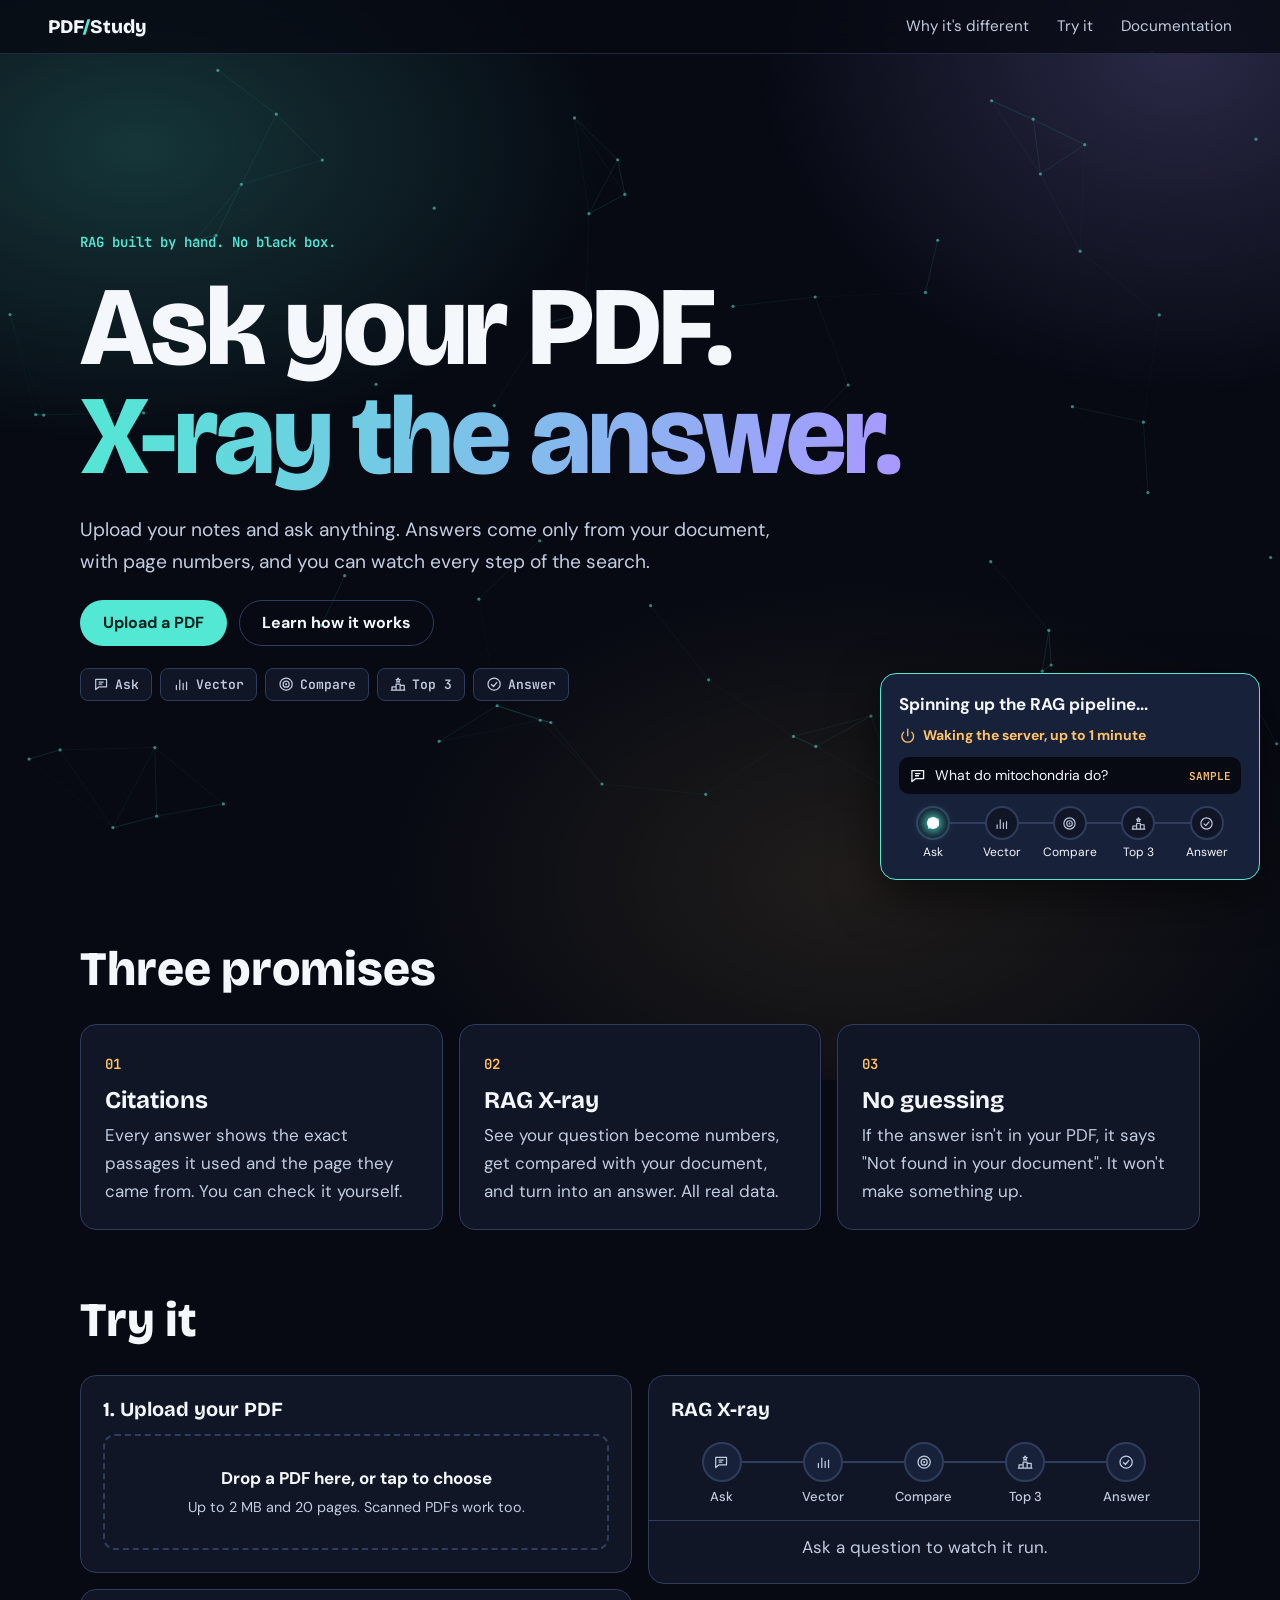
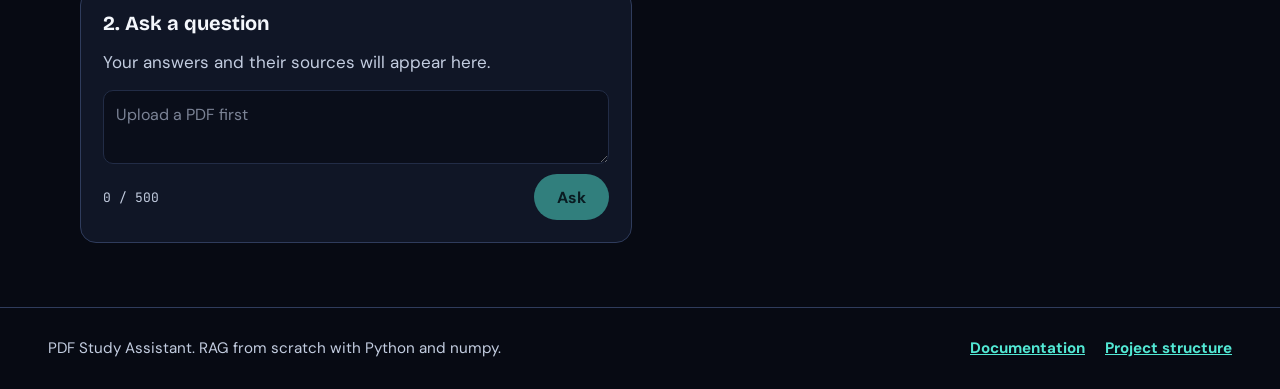
<file: docs/index.html>
<!doctype html>
<html lang="en">
<head>
  <meta charset="utf-8">
  <meta name="viewport" content="width=device-width, initial-scale=1">
  <title>PDF Study Assistant</title>
  <meta name="description" content="Ask questions about your PDF. Every answer comes from your document, with page numbers, and an X-ray view of how it was found.">
  <link rel="icon" href="data:image/svg+xml,%3Csvg xmlns='http://www.w3.org/2000/svg' viewBox='0 0 32 32'%3E%3Crect width='32' height='32' rx='8' fill='%23070a13'/%3E%3Cpath d='M9 24 23 8' stroke='%2352e8d4' stroke-width='5' stroke-linecap='round'/%3E%3C/svg%3E">
  <script>document.documentElement.classList.add("js");</script>
  <link rel="preconnect" href="https://fonts.googleapis.com">
  <link rel="preconnect" href="https://fonts.gstatic.com" crossorigin>
  <link href="https://fonts.googleapis.com/css2?family=Bricolage+Grotesque:opsz,wght@12..96,600;12..96,800&family=DM+Sans:wght@400;500;700&family=JetBrains+Mono:wght@400;600&display=swap" rel="stylesheet">
  <link rel="stylesheet" href="css/base.css">
  <link rel="stylesheet" href="css/app.css">
  <link rel="stylesheet" href="css/xray.css">
</head>
<body>
  <div class="bg-gradient" aria-hidden="true"></div>
  <canvas id="particles" aria-hidden="true"></canvas>

  <header class="nav">
    <a class="brand" href="#top">PDF<span>/</span>Study</a>
    <nav aria-label="Main">
      <a class="hide-small" href="#why">Why it's different</a>
      <a href="#assistant">Try it</a>
      <a href="documentation.html">Documentation</a>
    </nav>
  </header>

  <main id="top">
    <section class="hero">
      <p class="eyebrow">RAG built by hand. No black box.</p>
      <h1 class="hero-title" data-words>Ask your PDF. <em>X-ray the answer.</em></h1>
      <p class="hero-text reveal">Upload your notes and ask anything. Answers come only from your document, with page numbers, and you can watch every step of the search.</p>
      <div class="hero-actions reveal">
        <a class="button primary" href="#assistant">Upload a PDF</a>
        <a class="button ghost" href="documentation.html">Learn how it works</a>
      </div>
      <ol class="flow reveal" aria-label="The pipeline: ask, vector, compare, top 3, answer">
        <li><svg class="icon" aria-hidden="true"><use href="#i-ask"/></svg>Ask</li><li><svg class="icon" aria-hidden="true"><use href="#i-vector"/></svg>Vector</li><li><svg class="icon" aria-hidden="true"><use href="#i-compare"/></svg>Compare</li><li><svg class="icon" aria-hidden="true"><use href="#i-top"/></svg>Top 3</li><li><svg class="icon" aria-hidden="true"><use href="#i-answer"/></svg>Answer</li>
      </ol>
    </section>

    <section class="features" id="why">
      <h2 class="section-title reveal">Three promises</h2>
      <div class="feature-grid">
        <article class="feature reveal">
          <span class="feature-tag">01</span>
          <h3>Citations</h3>
          <p>Every answer shows the exact passages it used and the page they came from. You can check it yourself.</p>
        </article>
        <article class="feature reveal">
          <span class="feature-tag">02</span>
          <h3>RAG X-ray</h3>
          <p>See your question become numbers, get compared with your document, and turn into an answer. All real data.</p>
        </article>
        <article class="feature reveal">
          <span class="feature-tag">03</span>
          <h3>No guessing</h3>
          <p>If the answer isn't in your PDF, it says "Not found in your document". It won't make something up.</p>
        </article>
      </div>
    </section>

    <section class="assistant" id="assistant">
      <h2 class="section-title reveal">Try it</h2>
      <div class="workspace">
        <div class="column">
          <div class="card reveal" id="upload-card">
            <h3>1. Upload your PDF</h3>
            <label class="dropzone" id="dropzone">
              <input type="file" id="file-input" accept="application/pdf,.pdf">
              <strong id="dropzone-title">Drop a PDF here, or tap to choose</strong>
              <span id="dropzone-hint">Up to 2 MB and 20 pages. Scanned PDFs work too.</span>
            </label>
            <div class="page-map" id="page-map"></div>
            <p class="status" id="upload-status" role="status"></p>
          </div>

          <div class="card reveal">
            <h3>2. Ask a question</h3>
            <div class="chat" id="chat" aria-live="polite">
              <p class="chat-empty" id="chat-empty">Your answers and their sources will appear here.</p>
            </div>
            <form id="ask-form">
              <label class="sr-only" for="question">Your question</label>
              <textarea id="question" rows="2" maxlength="500" placeholder="Upload a PDF first" disabled></textarea>
              <div class="ask-row">
                <span class="counter" id="counter">0 / 500</span>
                <button class="button primary" id="ask-button" type="submit" disabled>Ask</button>
              </div>
            </form>
          </div>
        </div>

        <aside class="card xray reveal" id="xray" aria-label="RAG X-ray">
          <div class="xray-head">
            <h3>RAG X-ray</h3>
            <button class="button small ghost" id="xray-replay" type="button" hidden>Replay</button>
          </div>
          <div class="rail" id="xray-rail">
            <ol>
              <li><span class="rail-node"><svg class="icon" aria-hidden="true"><use href="#i-ask"/></svg></span>Ask</li>
              <li><span class="rail-node"><svg class="icon" aria-hidden="true"><use href="#i-vector"/></svg></span>Vector</li>
              <li><span class="rail-node"><svg class="icon" aria-hidden="true"><use href="#i-compare"/></svg></span>Compare</li>
              <li><span class="rail-node"><svg class="icon" aria-hidden="true"><use href="#i-top"/></svg></span>Top 3</li>
              <li><span class="rail-node"><svg class="icon" aria-hidden="true"><use href="#i-answer"/></svg></span>Answer</li>
            </ol>
            <span class="rail-packet" aria-hidden="true"></span>
          </div>
          <p class="xray-empty" id="xray-empty">Ask a question to watch it run.</p>
          <div id="xray-stages" hidden>
            <section class="xray-stage" hidden>
              <h4>Your question</h4>
              <p class="xray-question" id="xray-question"></p>
            </section>
            <section class="xray-stage" hidden>
              <h4>Question as numbers</h4>
              <div class="vector-bars" id="xray-vector"></div>
              <p class="vector-size"><strong id="xray-dimensions"></strong> numbers, first <span id="xray-preview-size"></span> shown</p>
            </section>
            <section class="xray-stage" hidden>
              <h4>Closest chunks</h4>
              <div id="xray-radar"></div>
              <p class="legend">
                <span class="top"><i></i>Top 3</span>
                <span><i></i>Other chunks</span>
                <span>Closer = more similar</span>
              </p>
              <p class="heat-title">Where the matches are, by page</p>
              <div class="heat" id="xray-heat" aria-hidden="true"></div>
            </section>
            <section class="xray-stage" hidden>
              <h4>Top 3 chunks</h4>
              <div class="top-list" id="xray-top"></div>
            </section>
            <section class="xray-stage" hidden>
              <h4>Answer</h4>
              <svg class="funnel" viewBox="0 0 240 44" aria-hidden="true">
                <path pathLength="1" d="M30 2C30 28 120 16 120 42"/>
                <path pathLength="1" d="M120 2V42"/>
                <path pathLength="1" d="M210 2C210 28 120 16 120 42"/>
              </svg>
              <div class="answer-box" id="xray-answer-box"></div>
            </section>
          </div>
        </aside>
      </div>
    </section>
  </main>

  <footer class="footer">
    <p>PDF Study Assistant. RAG from scratch with Python and numpy.</p>
    <span class="footer-links">
      <a href="documentation.html">Documentation</a>
      <a href="structure.html">Project structure</a>
    </span>
  </footer>

  <script src="js/config.js"></script>
  <script src="js/background.js"></script>
  <script src="js/motion.js"></script>
  <script src="js/icons.js"></script>
  <script src="js/loader.js"></script>
  <script src="js/api.js"></script>
  <script src="js/pagemap.js"></script>
  <script src="js/xray-radar.js"></script>
  <script src="js/xray-cards.js"></script>
  <script src="js/xray.js"></script>
  <script src="js/app.js"></script>
</body>
</html>
</file>
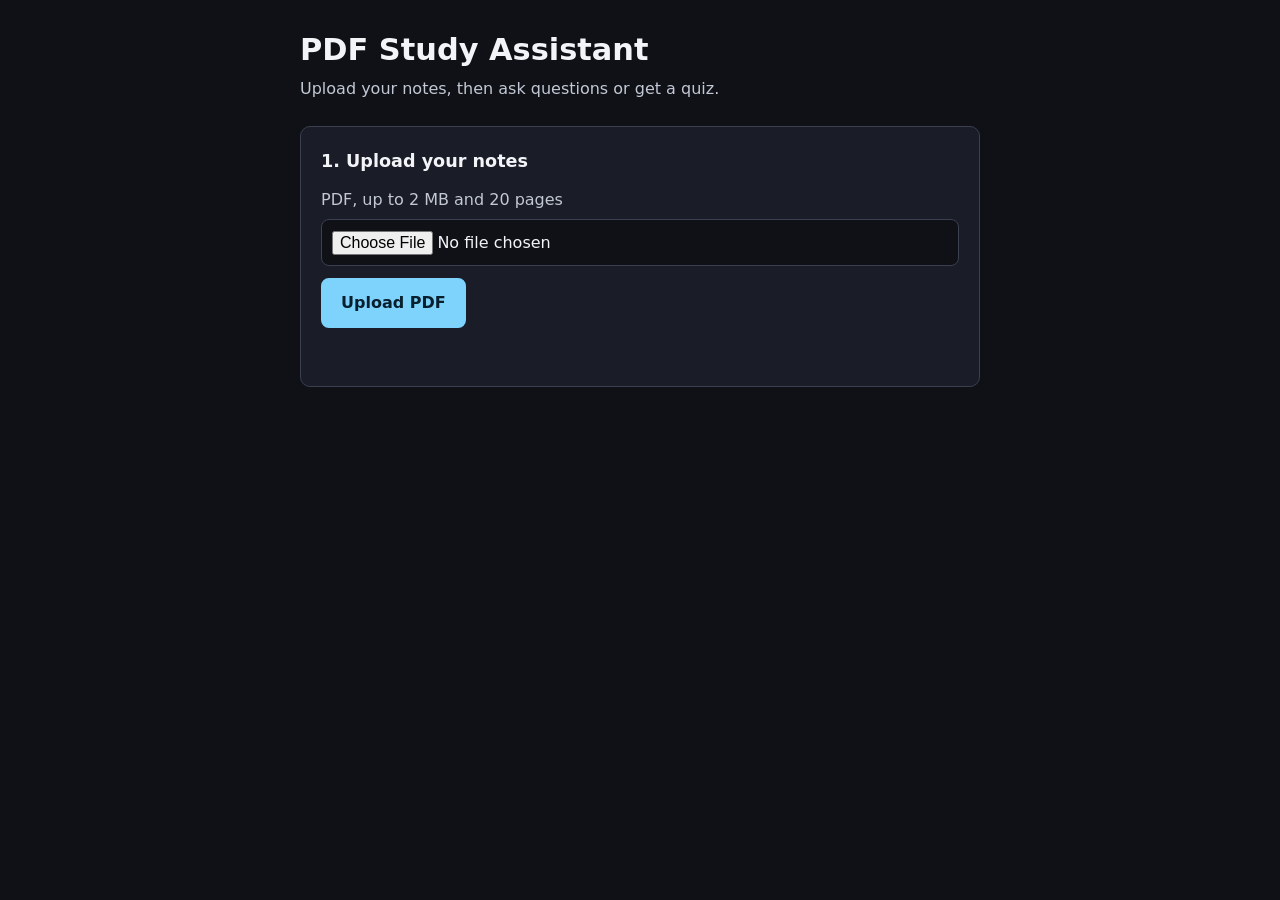
<file: frontend/index.html>
<!doctype html>
<html lang="en">
<head>
  <meta charset="utf-8">
  <meta name="viewport" content="width=device-width, initial-scale=1">
  <title>PDF Study Assistant</title>
  <style>
    :root {
      --bg: #0f1117;
      --card: #1a1d27;
      --border: #3a4050;
      --text: #f2f4f8;
      --muted: #c2c8d4;
      --accent: #7dd3fc;
      --accent-text: #08202e;
      --error: #fca5a5;
      --success: #86efac;
    }

    * { box-sizing: border-box; }

    body {
      margin: 0;
      padding: 32px 16px;
      background: var(--bg);
      color: var(--text);
      font: 16px/1.6 system-ui, -apple-system, "Segoe UI", Roboto, sans-serif;
    }

    main { max-width: 680px; margin: 0 auto; }
    h1 { margin: 0; font-size: 1.9rem; line-height: 1.2; }
    h2 { margin: 0 0 12px; font-size: 1.1rem; }
    .intro { margin: 8px 0 24px; color: var(--muted); }

    section {
      margin-bottom: 16px;
      padding: 20px;
      background: var(--card);
      border: 1px solid var(--border);
      border-radius: 10px;
    }

    label { display: block; margin-bottom: 6px; color: var(--muted); }

    input[type="file"], textarea {
      width: 100%;
      padding: 10px;
      background: var(--bg);
      color: var(--text);
      border: 1px solid var(--border);
      border-radius: 8px;
      font: inherit;
    }

    textarea { min-height: 96px; resize: vertical; }
    .buttons { display: flex; flex-wrap: wrap; gap: 10px; margin-top: 12px; }

    button {
      padding: 10px 18px;
      background: var(--accent);
      color: var(--accent-text);
      border: 2px solid var(--accent);
      border-radius: 8px;
      font: inherit;
      font-weight: 600;
      cursor: pointer;
    }

    button.secondary { background: transparent; color: var(--accent); }
    button:disabled { opacity: 0.5; cursor: not-allowed; }
    :focus-visible { outline: 3px solid var(--text); outline-offset: 2px; }

    .status { min-height: 1.6em; margin: 12px 0 0; color: var(--muted); }
    .status.error { color: var(--error); }
    .status.success { color: var(--success); }

    /* pre-wrap keeps the line breaks in Gemini's answer. */
    #answer { margin: 0; white-space: pre-wrap; overflow-wrap: anywhere; }
    [hidden] { display: none; }
  </style>
</head>
<body>
  <main>
    <h1>PDF Study Assistant</h1>
    <p class="intro">Upload your notes, then ask questions or get a quiz.</p>

    <section>
      <h2>1. Upload your notes</h2>
      <label for="file">PDF, up to 2 MB and 20 pages</label>
      <input id="file" type="file" accept="application/pdf,.pdf">
      <div class="buttons">
        <button id="upload-button" type="button">Upload PDF</button>
      </div>
      <p id="upload-status" class="status" role="status"></p>
    </section>

    <section id="ask-section" hidden>
      <h2>2. Study</h2>
      <label for="question">Your question, up to 500 characters</label>
      <textarea id="question" maxlength="500"></textarea>
      <div class="buttons">
        <button id="ask-button" type="button">Ask</button>
        <button id="quiz-button" type="button" class="secondary">Make a quiz</button>
      </div>
      <p id="ask-status" class="status" role="status"></p>
    </section>

    <section id="answer-section" hidden>
      <h2>Answer</h2>
      <p id="answer"></p>
    </section>
  </main>

  <script>
    // The backend's address on Render. Use http://127.0.0.1:8000 to test locally.
    const API_URL = "https://pdf-study-assistant-ngor.onrender.com";

    const MAX_PDF_BYTES = 2 * 1024 * 1024;
    const QUIZ_REQUEST = "Make a quiz from these notes.";

    const fileInput = document.getElementById("file");
    const uploadButton = document.getElementById("upload-button");
    const uploadStatus = document.getElementById("upload-status");
    const askSection = document.getElementById("ask-section");
    const questionInput = document.getElementById("question");
    const askButton = document.getElementById("ask-button");
    const quizButton = document.getElementById("quiz-button");
    const askStatus = document.getElementById("ask-status");
    const answerSection = document.getElementById("answer-section");
    const answerText = document.getElementById("answer");

    let docId = null; // set after a successful upload

    function showStatus(element, message, type = "") {
      element.textContent = message;
      element.className = `status ${type}`;
    }

    // Sends a request and turns every kind of failure into a readable message.
    async function callApi(path, options) {
      let response;
      try {
        response = await fetch(API_URL + path, options);
      } catch {
        throw new Error("Couldn't reach the server. Please try again in a minute.");
      }

      const data = await response.json().catch(() => ({}));
      if (!response.ok) {
        const hasMessage = typeof data.detail === "string";
        throw new Error(hasMessage ? data.detail : "Something went wrong. Please try again.");
      }
      return data;
    }

    async function uploadPdf() {
      const file = fileInput.files[0];
      if (!file) {
        showStatus(uploadStatus, "Please choose a PDF first.", "error");
        return;
      }
      // Checked again on the server, because browser code can be bypassed.
      if (file.size > MAX_PDF_BYTES) {
        showStatus(uploadStatus, "That PDF is too big. The limit is 2 MB.", "error");
        return;
      }

      const formData = new FormData();
      formData.append("file", file);

      uploadButton.disabled = true;
      showStatus(uploadStatus, "Uploading. This can take up to a minute if the server is asleep.");
      try {
        const data = await callApi("/upload", { method: "POST", body: formData });
        docId = data.doc_id;
        askSection.hidden = false;
        showStatus(uploadStatus, `Ready: ${file.name}`, "success");
      } catch (error) {
        showStatus(uploadStatus, error.message, "error");
      } finally {
        uploadButton.disabled = false;
      }
    }

    async function askQuestion(question) {
      if (!question.trim()) {
        showStatus(askStatus, "Please type a question.", "error");
        return;
      }

      askButton.disabled = true;
      quizButton.disabled = true;
      showStatus(askStatus, "Thinking...");
      try {
        const data = await callApi("/ask", {
          method: "POST",
          headers: { "Content-Type": "application/json" },
          body: JSON.stringify({ doc_id: docId, question }),
        });
        // textContent shows the answer as plain text, so any HTML in it can't run.
        answerText.textContent = data.answer;
        answerSection.hidden = false;
        showStatus(askStatus, "");
      } catch (error) {
        showStatus(askStatus, error.message, "error");
      } finally {
        askButton.disabled = false;
        quizButton.disabled = false;
      }
    }

    uploadButton.addEventListener("click", uploadPdf);
    askButton.addEventListener("click", () => askQuestion(questionInput.value));
    quizButton.addEventListener("click", () => askQuestion(QUIZ_REQUEST));
  </script>
</body>
</html>
</file>
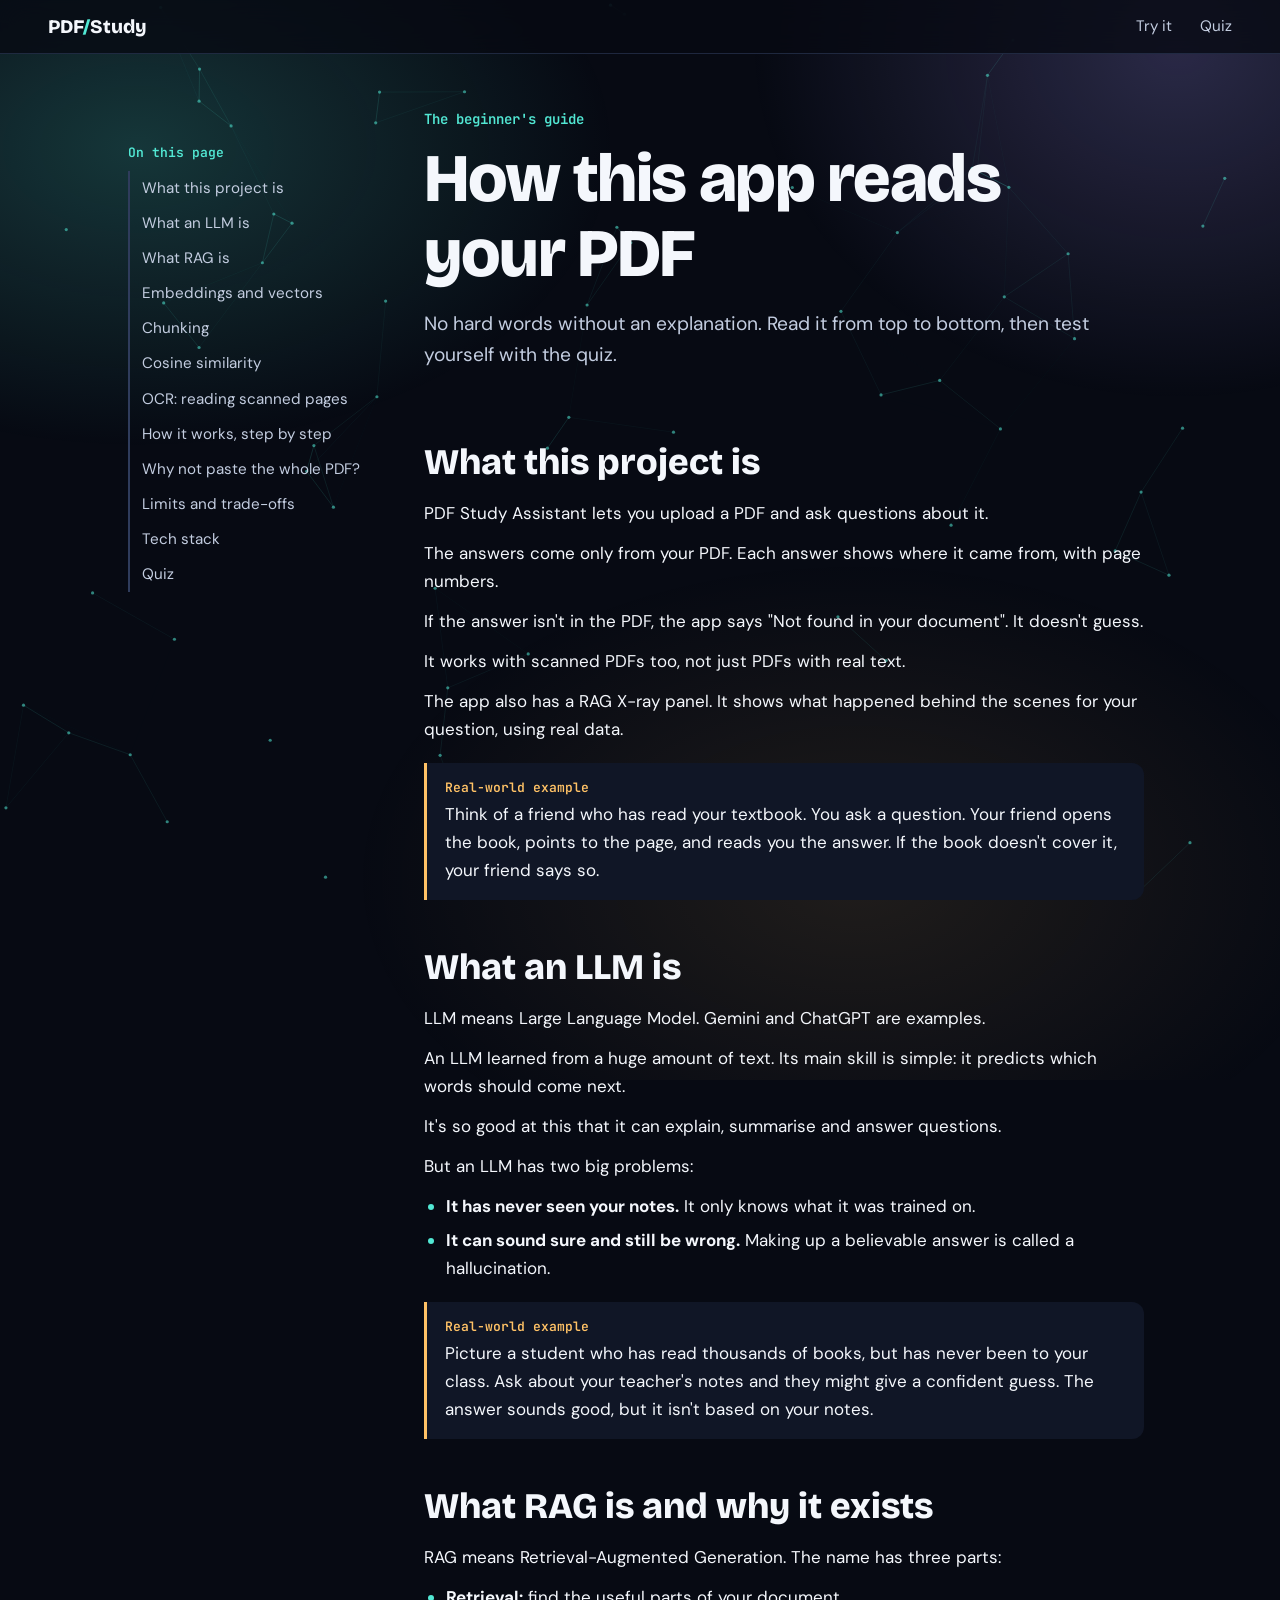
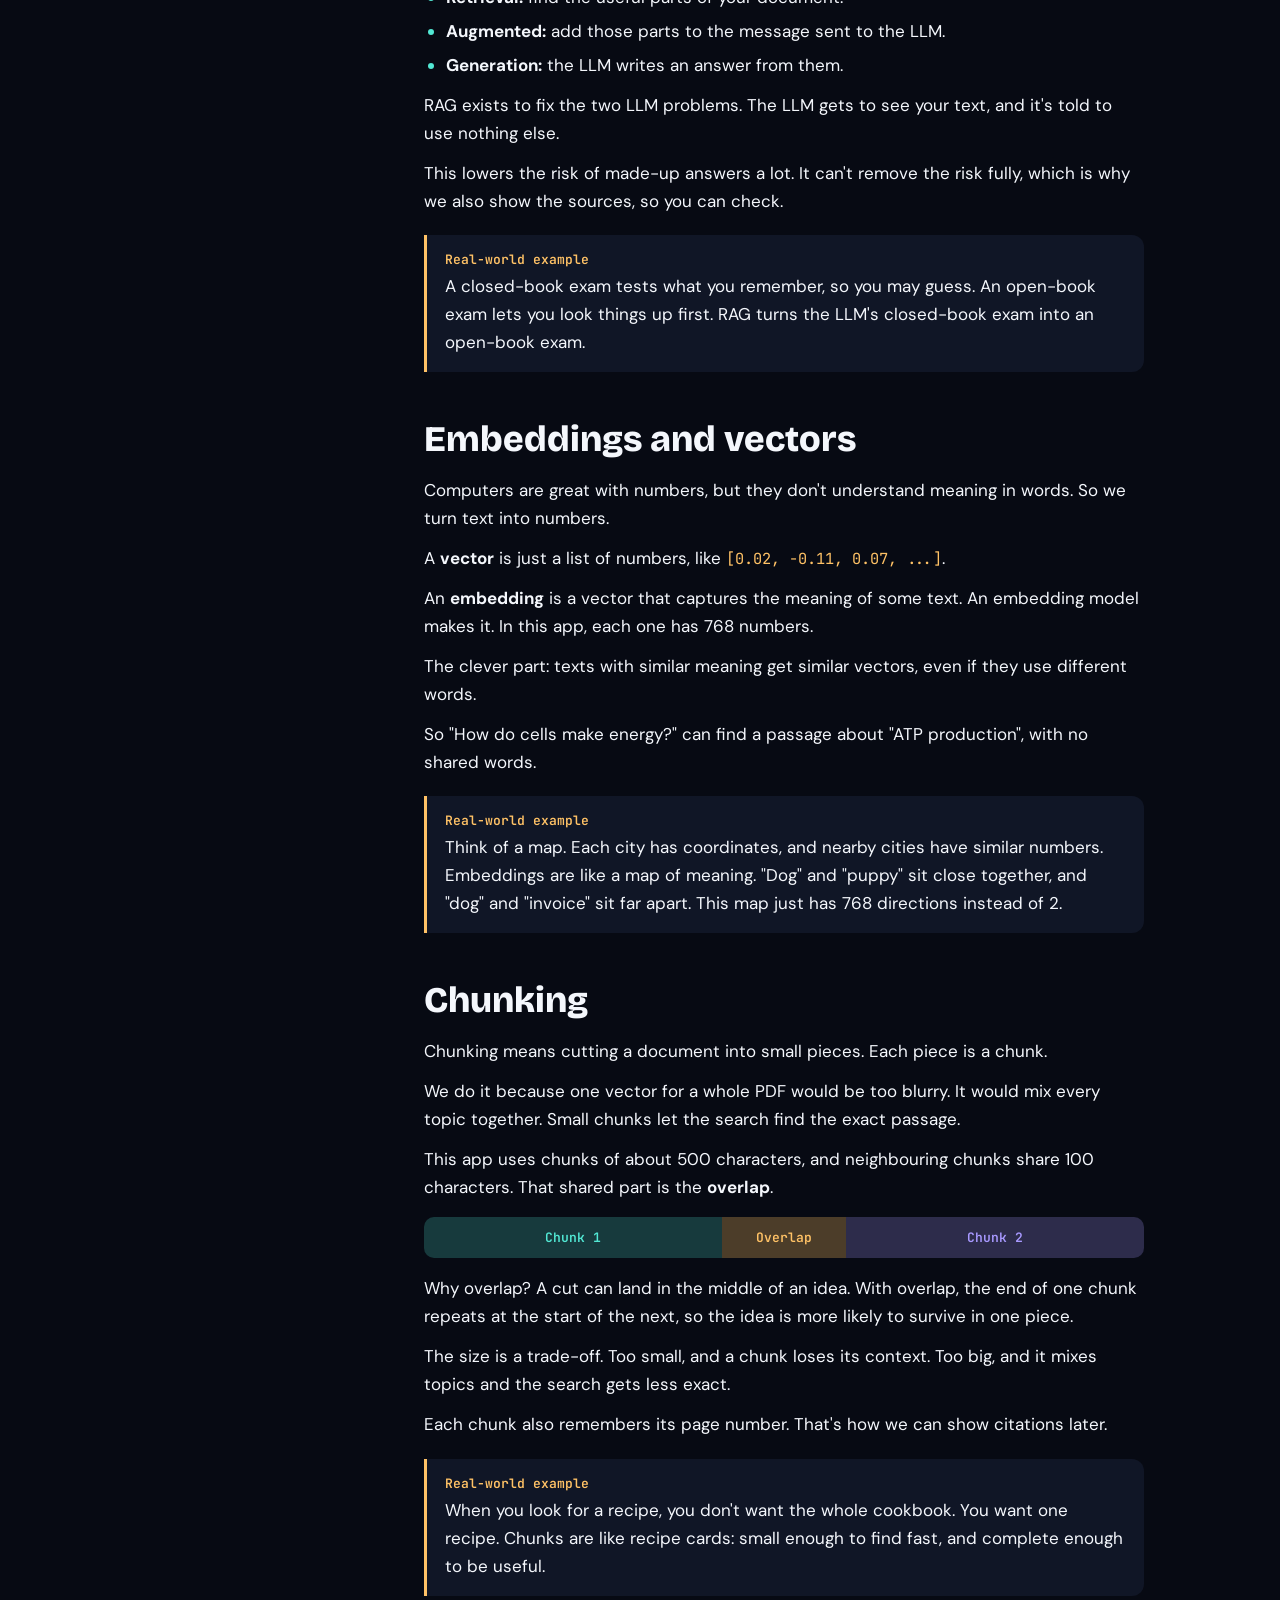
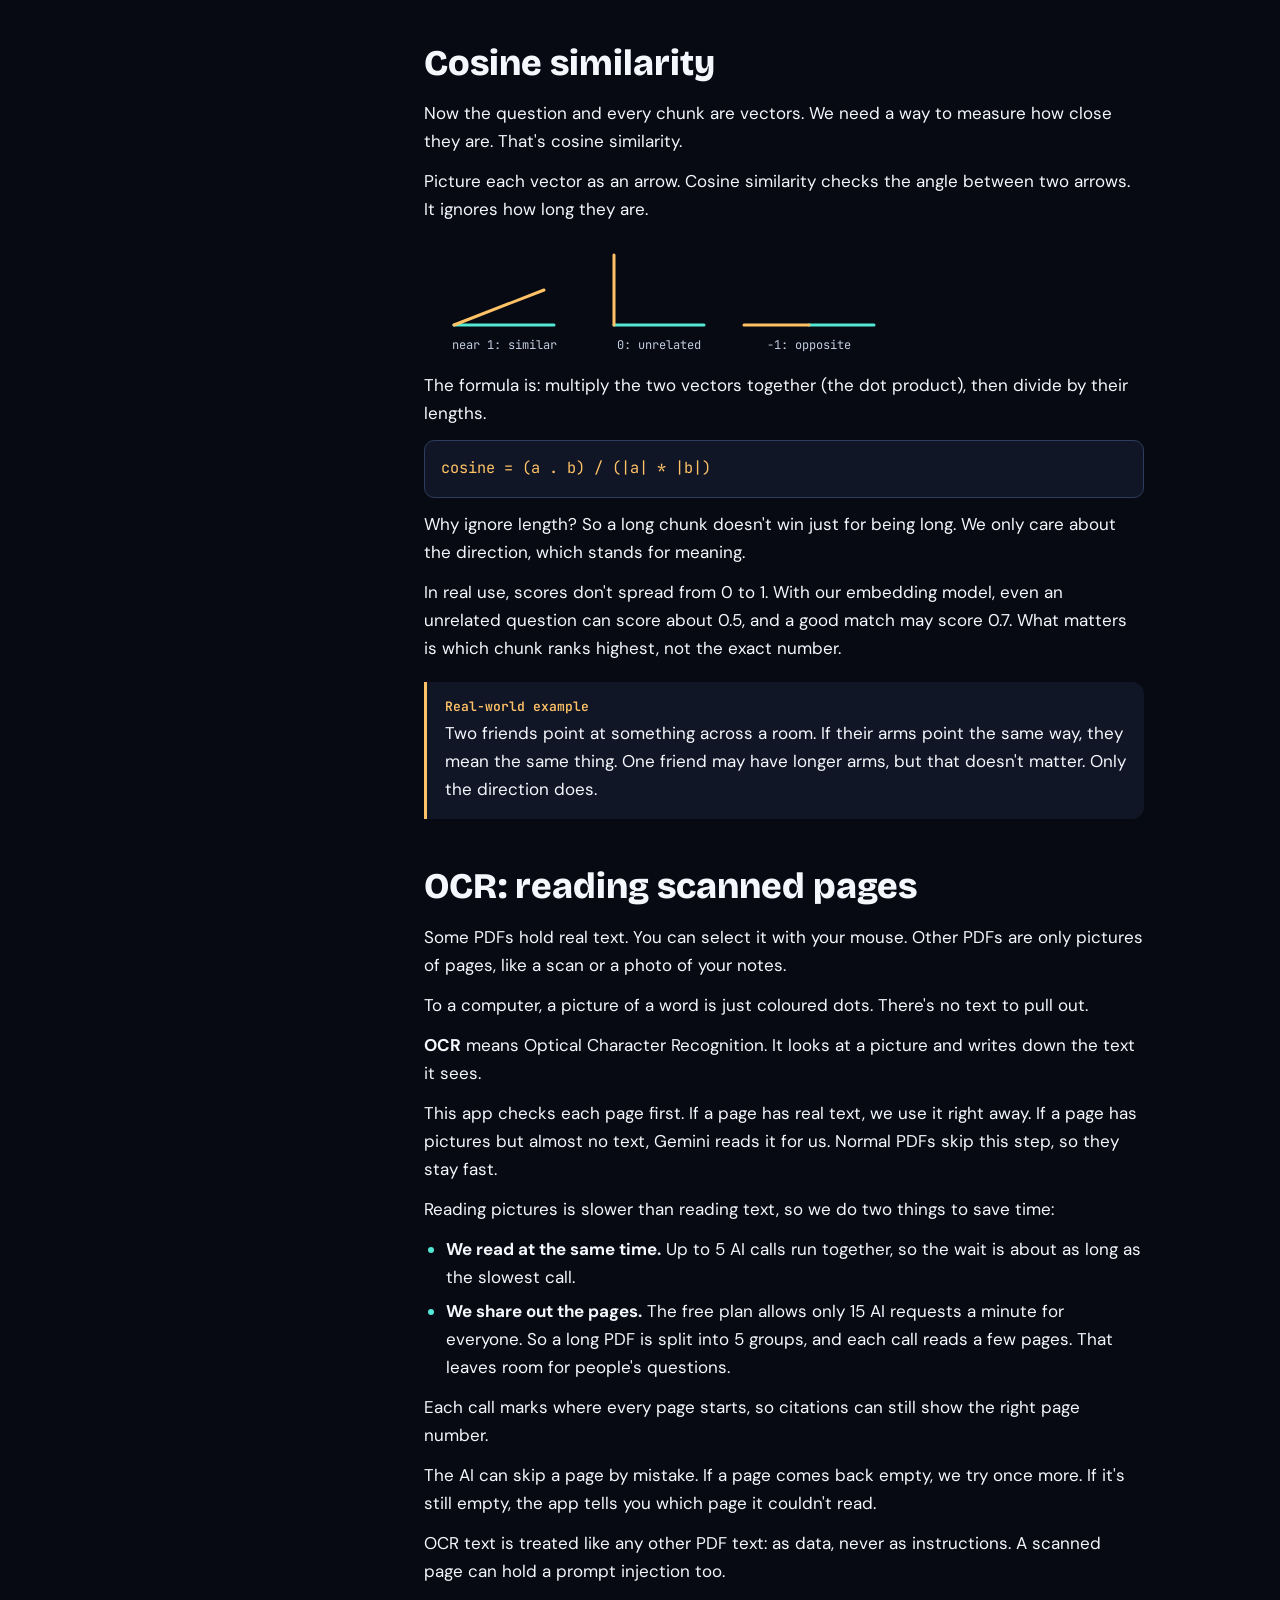
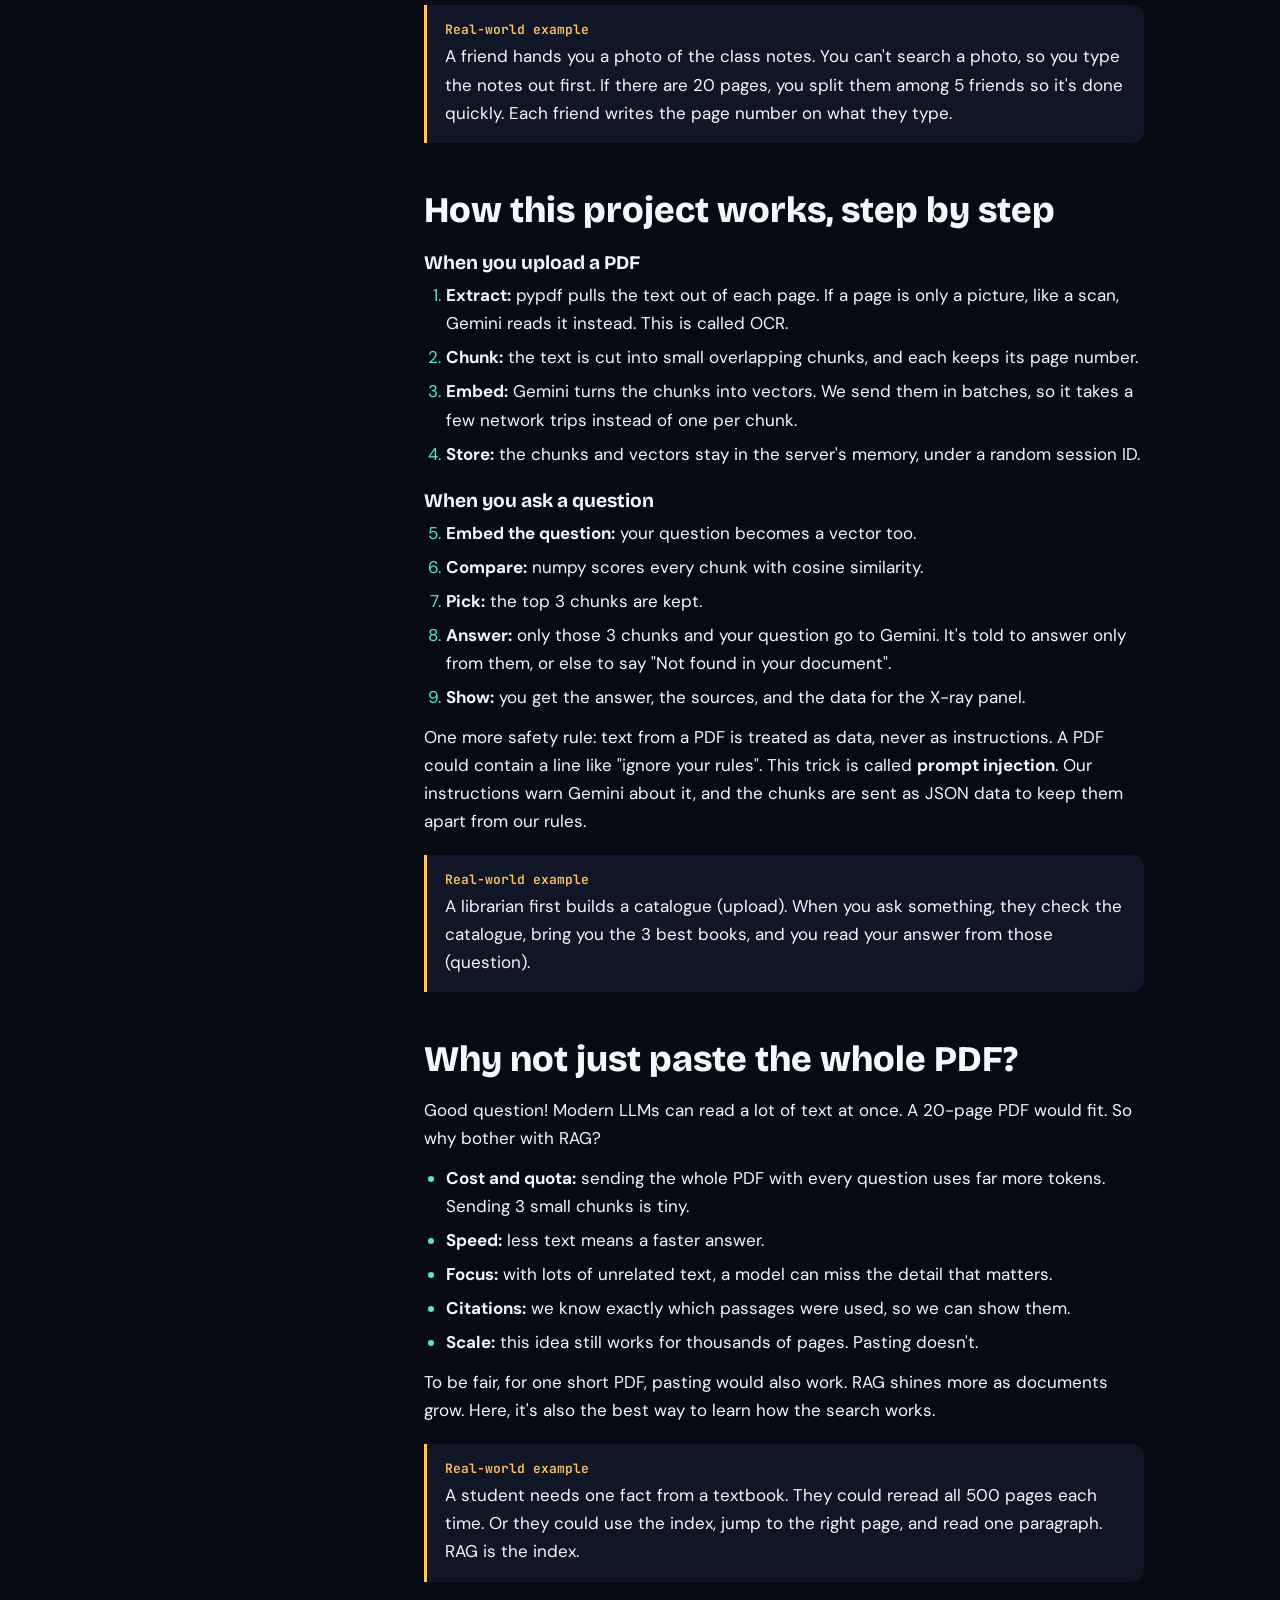
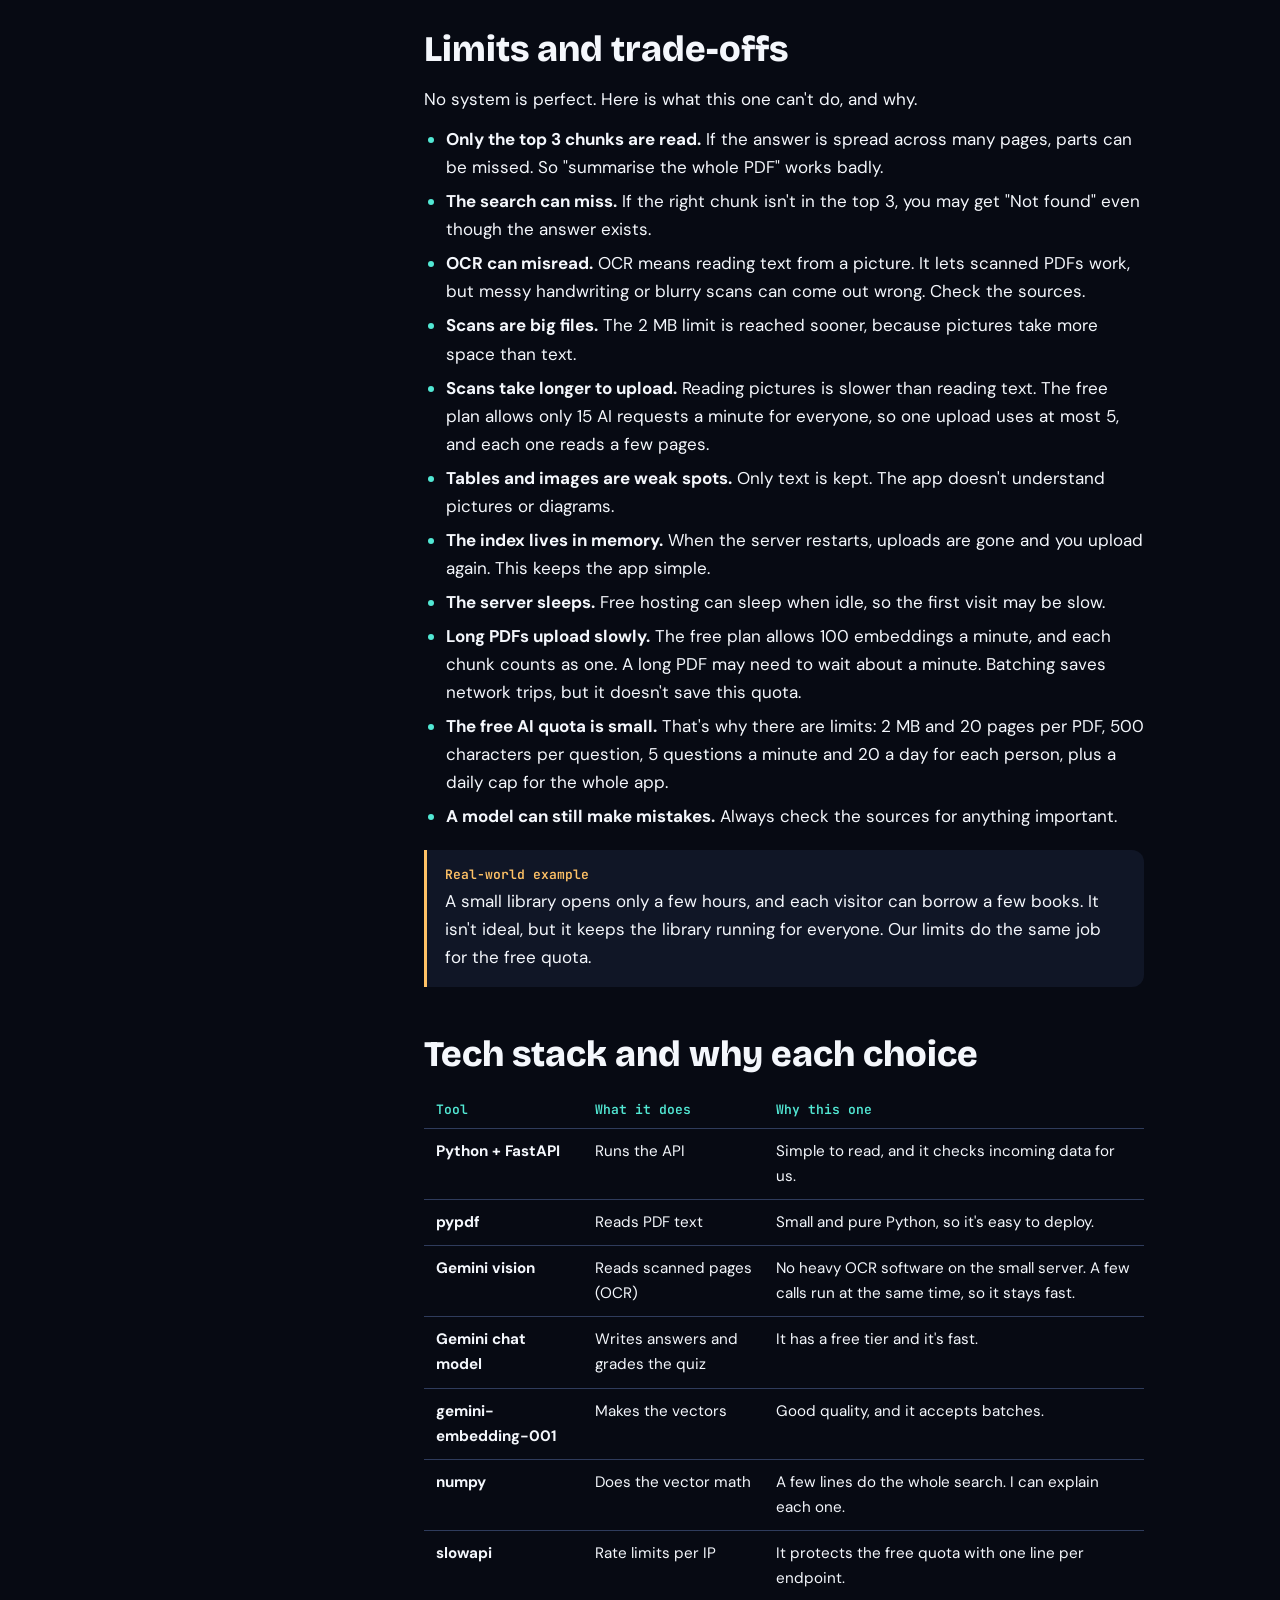
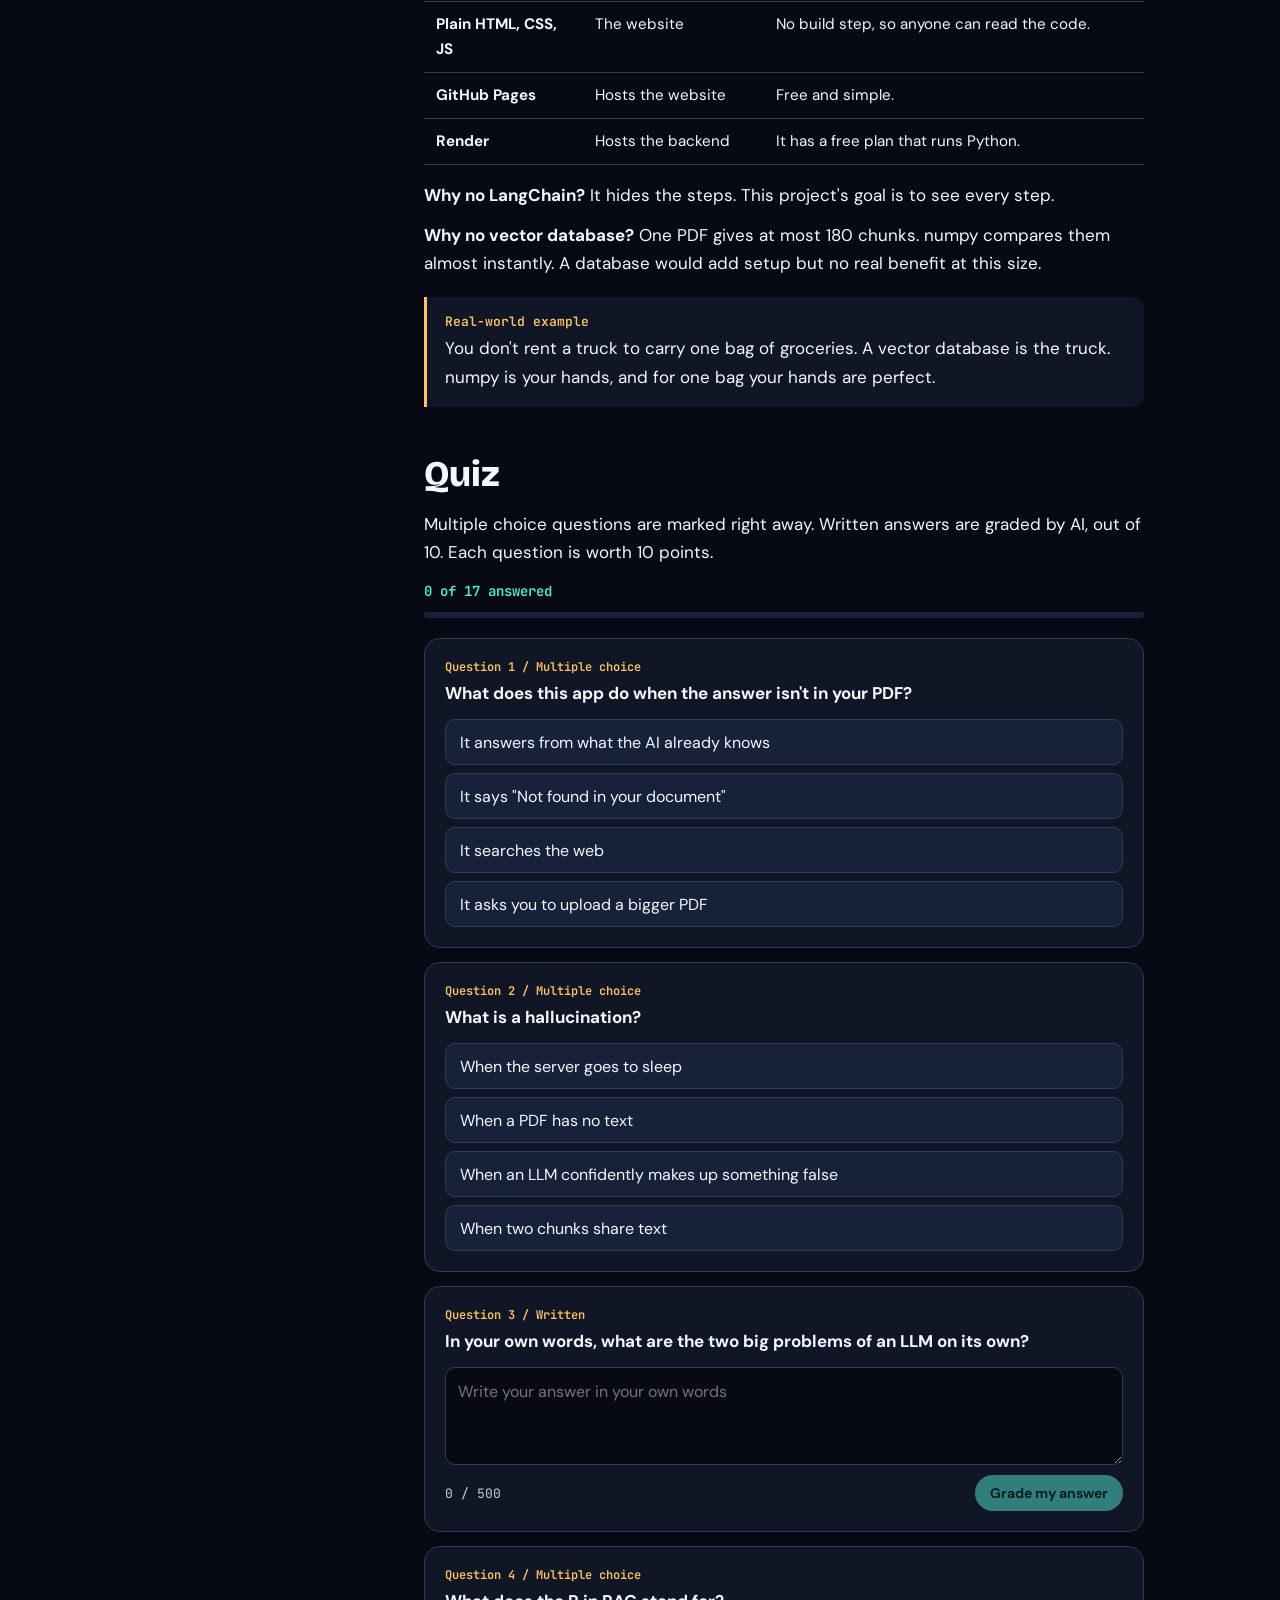
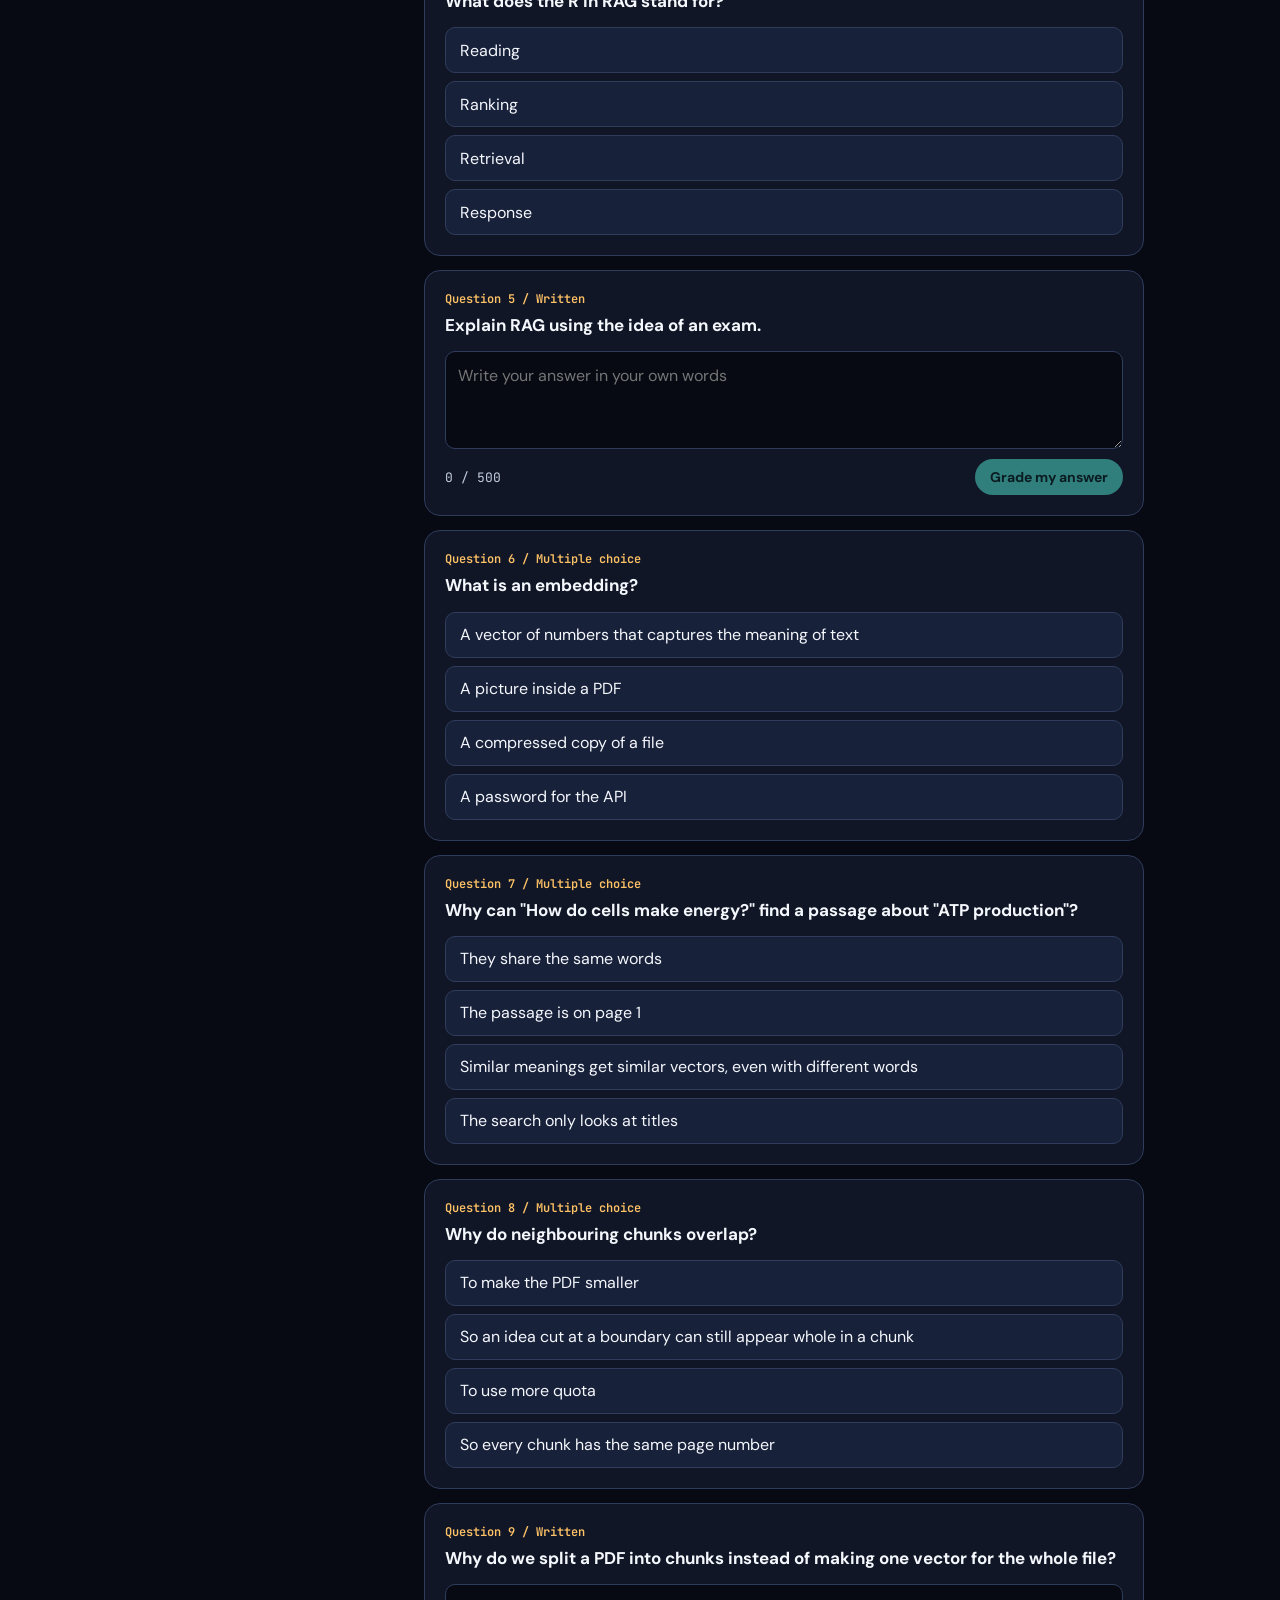
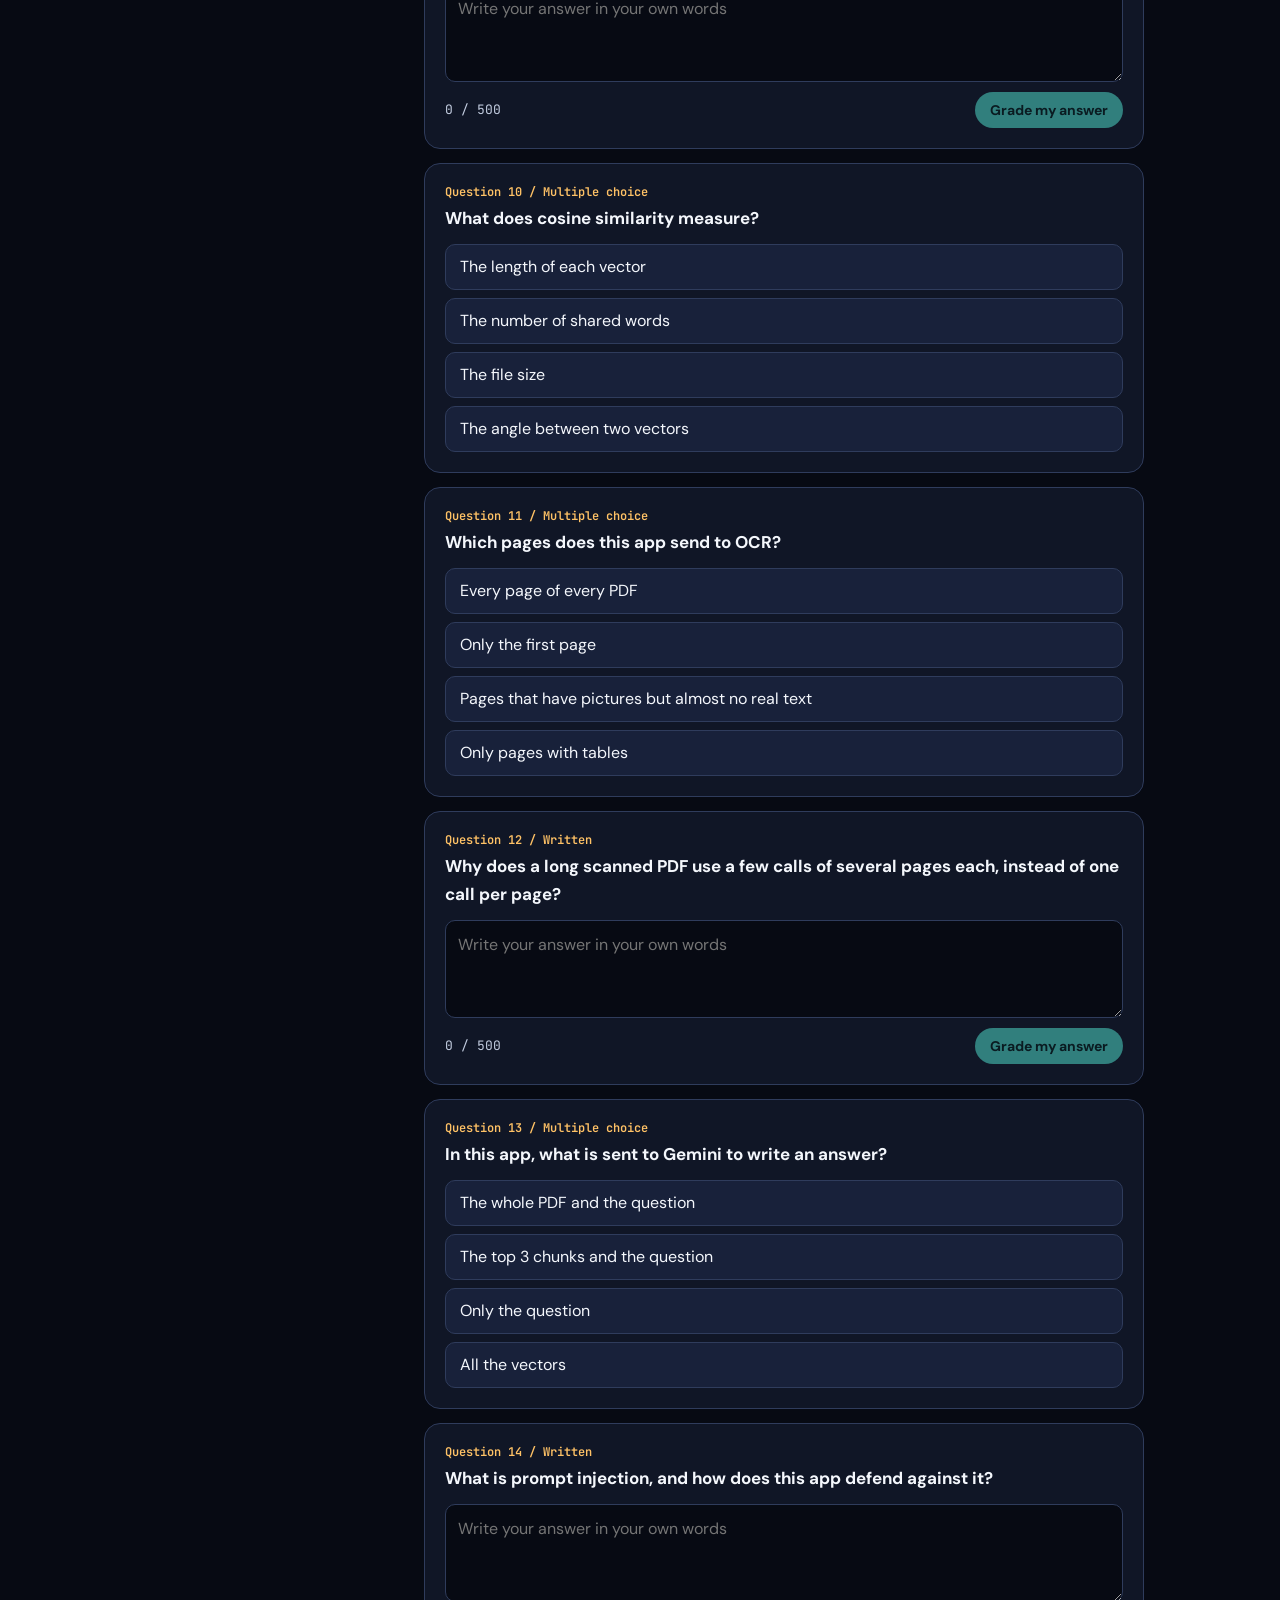
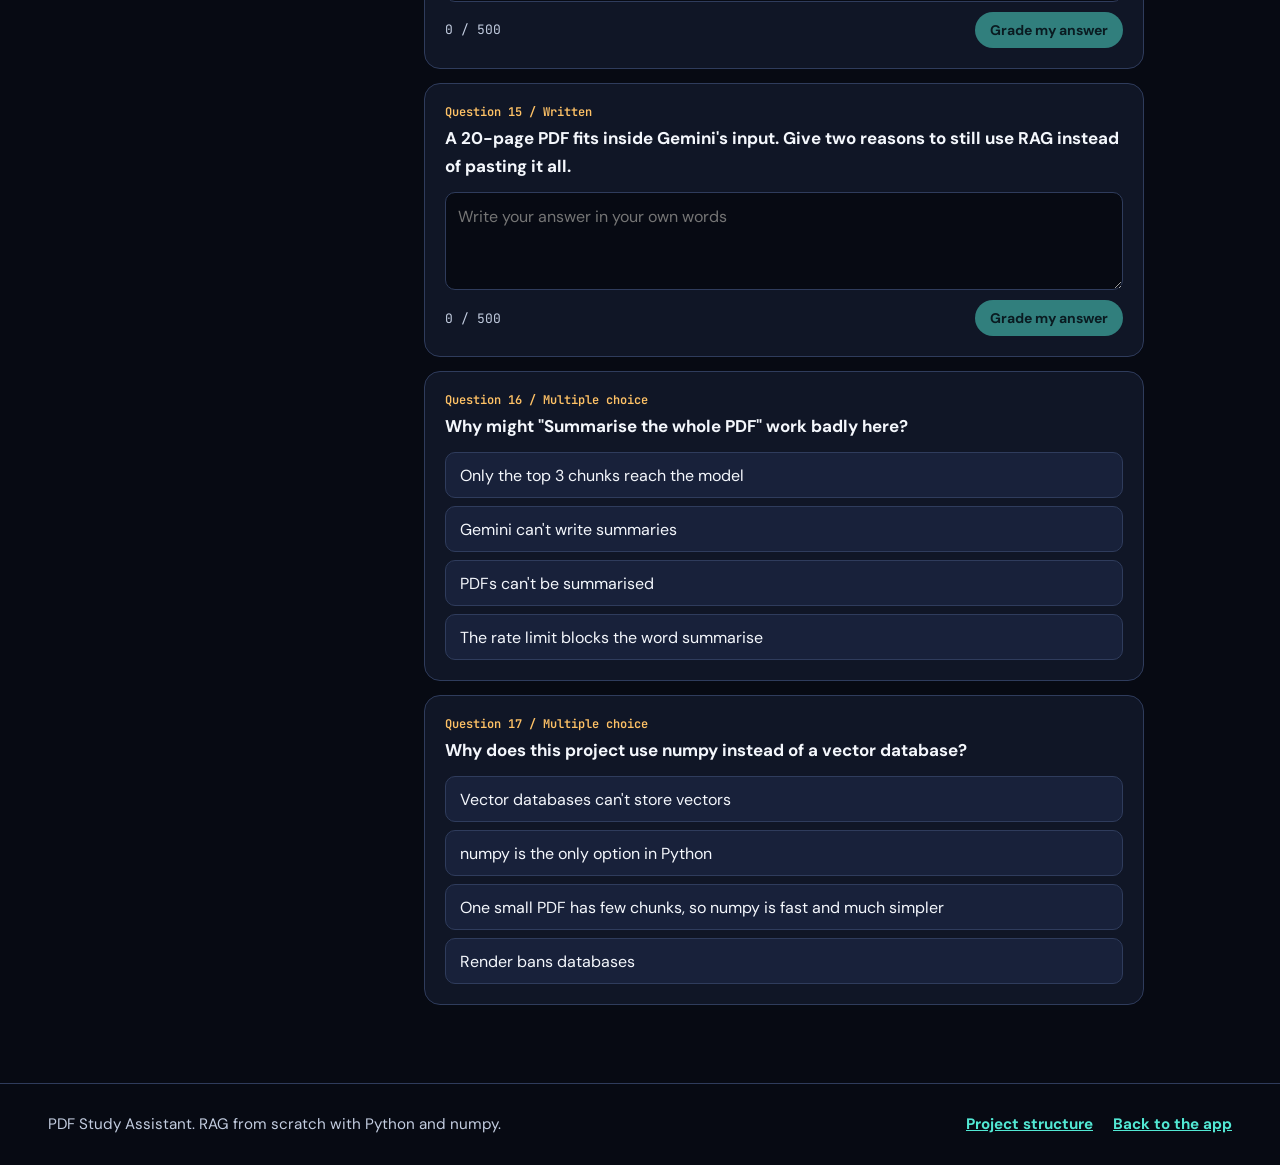
<file: docs/documentation.html>
<!doctype html>
<html lang="en">
<head>
  <meta charset="utf-8">
  <meta name="viewport" content="width=device-width, initial-scale=1">
  <title>Documentation | PDF Study Assistant</title>
  <meta name="description" content="A beginner's guide to RAG, embeddings, chunking and cosine similarity, with a quiz at the end.">
  <link rel="icon" href="data:image/svg+xml,%3Csvg xmlns='http://www.w3.org/2000/svg' viewBox='0 0 32 32'%3E%3Crect width='32' height='32' rx='8' fill='%23070a13'/%3E%3Cpath d='M9 24 23 8' stroke='%2352e8d4' stroke-width='5' stroke-linecap='round'/%3E%3C/svg%3E">
  <script>document.documentElement.classList.add("js");</script>
  <link rel="preconnect" href="https://fonts.googleapis.com">
  <link rel="preconnect" href="https://fonts.gstatic.com" crossorigin>
  <link href="https://fonts.googleapis.com/css2?family=Bricolage+Grotesque:opsz,wght@12..96,600;12..96,800&family=DM+Sans:wght@400;500;700&family=JetBrains+Mono:wght@400;600&display=swap" rel="stylesheet">
  <link rel="stylesheet" href="css/base.css">
  <link rel="stylesheet" href="css/docs.css">
</head>
<body>
  <div class="bg-gradient" aria-hidden="true"></div>
  <canvas id="particles" aria-hidden="true"></canvas>

  <header class="nav">
    <a class="brand" href="index.html">PDF<span>/</span>Study</a>
    <nav aria-label="Main">
      <a href="index.html#assistant">Try it</a>
      <a href="#quiz">Quiz</a>
    </nav>
  </header>

  <div class="docs">
    <aside class="toc" aria-label="On this page">
      <p class="toc-title">On this page</p>
      <ol>
        <li><a href="#project">What this project is</a></li>
        <li><a href="#llm">What an LLM is</a></li>
        <li><a href="#rag">What RAG is</a></li>
        <li><a href="#embeddings">Embeddings and vectors</a></li>
        <li><a href="#chunking">Chunking</a></li>
        <li><a href="#cosine">Cosine similarity</a></li>
        <li><a href="#ocr">OCR: reading scanned pages</a></li>
        <li><a href="#steps">How it works, step by step</a></li>
        <li><a href="#paste">Why not paste the whole PDF?</a></li>
        <li><a href="#limits">Limits and trade-offs</a></li>
        <li><a href="#stack">Tech stack</a></li>
        <li><a href="#quiz">Quiz</a></li>
      </ol>
    </aside>

    <main class="prose">
      <header class="docs-hero">
        <p class="eyebrow">The beginner's guide</p>
        <h1 data-words>How this app reads your PDF</h1>
        <p class="lead">No hard words without an explanation. Read it from top to bottom, then test yourself with the quiz.</p>
      </header>

      <section id="project" class="reveal">
        <h2>What this project is</h2>
        <p>PDF Study Assistant lets you upload a PDF and ask questions about it.</p>
        <p>The answers come only from your PDF. Each answer shows where it came from, with page numbers.</p>
        <p>If the answer isn't in the PDF, the app says "Not found in your document". It doesn't guess.</p>
        <p>It works with scanned PDFs too, not just PDFs with real text.</p>
        <p>The app also has a RAG X-ray panel. It shows what happened behind the scenes for your question, using real data.</p>
        <div class="example">
          <strong>Real-world example</strong>
          <p>Think of a friend who has read your textbook. You ask a question. Your friend opens the book, points to the page, and reads you the answer. If the book doesn't cover it, your friend says so.</p>
        </div>
      </section>

      <section id="llm" class="reveal">
        <h2>What an LLM is</h2>
        <p>LLM means Large Language Model. Gemini and ChatGPT are examples.</p>
        <p>An LLM learned from a huge amount of text. Its main skill is simple: it predicts which words should come next.</p>
        <p>It's so good at this that it can explain, summarise and answer questions.</p>
        <p>But an LLM has two big problems:</p>
        <ul>
          <li><strong>It has never seen your notes.</strong> It only knows what it was trained on.</li>
          <li><strong>It can sound sure and still be wrong.</strong> Making up a believable answer is called a hallucination.</li>
        </ul>
        <div class="example">
          <strong>Real-world example</strong>
          <p>Picture a student who has read thousands of books, but has never been to your class. Ask about your teacher's notes and they might give a confident guess. The answer sounds good, but it isn't based on your notes.</p>
        </div>
      </section>

      <section id="rag" class="reveal">
        <h2>What RAG is and why it exists</h2>
        <p>RAG means Retrieval-Augmented Generation. The name has three parts:</p>
        <ul>
          <li><strong>Retrieval:</strong> find the useful parts of your document.</li>
          <li><strong>Augmented:</strong> add those parts to the message sent to the LLM.</li>
          <li><strong>Generation:</strong> the LLM writes an answer from them.</li>
        </ul>
        <p>RAG exists to fix the two LLM problems. The LLM gets to see your text, and it's told to use nothing else.</p>
        <p>This lowers the risk of made-up answers a lot. It can't remove the risk fully, which is why we also show the sources, so you can check.</p>
        <div class="example">
          <strong>Real-world example</strong>
          <p>A closed-book exam tests what you remember, so you may guess. An open-book exam lets you look things up first. RAG turns the LLM's closed-book exam into an open-book exam.</p>
        </div>
      </section>

      <section id="embeddings" class="reveal">
        <h2>Embeddings and vectors</h2>
        <p>Computers are great with numbers, but they don't understand meaning in words. So we turn text into numbers.</p>
        <p>A <strong>vector</strong> is just a list of numbers, like <code>[0.02, -0.11, 0.07, ...]</code>.</p>
        <p>An <strong>embedding</strong> is a vector that captures the meaning of some text. An embedding model makes it. In this app, each one has 768 numbers.</p>
        <p>The clever part: texts with similar meaning get similar vectors, even if they use different words.</p>
        <p>So "How do cells make energy?" can find a passage about "ATP production", with no shared words.</p>
        <div class="example">
          <strong>Real-world example</strong>
          <p>Think of a map. Each city has coordinates, and nearby cities have similar numbers. Embeddings are like a map of meaning. "Dog" and "puppy" sit close together, and "dog" and "invoice" sit far apart. This map just has 768 directions instead of 2.</p>
        </div>
      </section>

      <section id="chunking" class="reveal">
        <h2>Chunking</h2>
        <p>Chunking means cutting a document into small pieces. Each piece is a chunk.</p>
        <p>We do it because one vector for a whole PDF would be too blurry. It would mix every topic together. Small chunks let the search find the exact passage.</p>
        <p>This app uses chunks of about 500 characters, and neighbouring chunks share 100 characters. That shared part is the <strong>overlap</strong>.</p>
        <div class="overlap-demo" aria-label="Diagram: two chunks that share an overlapping middle part">
          <span class="seg one">Chunk 1</span><span class="seg both">Overlap</span><span class="seg two">Chunk 2</span>
        </div>
        <p>Why overlap? A cut can land in the middle of an idea. With overlap, the end of one chunk repeats at the start of the next, so the idea is more likely to survive in one piece.</p>
        <p>The size is a trade-off. Too small, and a chunk loses its context. Too big, and it mixes topics and the search gets less exact.</p>
        <p>Each chunk also remembers its page number. That's how we can show citations later.</p>
        <div class="example">
          <strong>Real-world example</strong>
          <p>When you look for a recipe, you don't want the whole cookbook. You want one recipe. Chunks are like recipe cards: small enough to find fast, and complete enough to be useful.</p>
        </div>
      </section>

      <section id="cosine" class="reveal">
        <h2>Cosine similarity</h2>
        <p>Now the question and every chunk are vectors. We need a way to measure how close they are. That's cosine similarity.</p>
        <p>Picture each vector as an arrow. Cosine similarity checks the angle between two arrows. It ignores how long they are.</p>
        <svg class="angles" viewBox="0 0 460 120" role="img" aria-label="Three pairs of arrows: a small angle means similar, a right angle means unrelated, opposite arrows mean opposite.">
          <g stroke-width="3" stroke-linecap="round" fill="none">
            <path class="arrow-a" d="M30 90 L130 90"/><path class="arrow-b" d="M30 90 L120 55"/>
            <path class="arrow-a" d="M190 90 L280 90"/><path class="arrow-b" d="M190 90 L190 20"/>
            <path class="arrow-a" d="M385 90 L450 90"/><path class="arrow-b" d="M385 90 L320 90"/>
          </g>
          <g class="angle-text" text-anchor="middle">
            <text x="80" y="114">near 1: similar</text>
            <text x="235" y="114">0: unrelated</text>
            <text x="385" y="114">-1: opposite</text>
          </g>
        </svg>
        <p>The formula is: multiply the two vectors together (the dot product), then divide by their lengths.</p>
        <pre><code>cosine = (a . b) / (|a| * |b|)</code></pre>
        <p>Why ignore length? So a long chunk doesn't win just for being long. We only care about the direction, which stands for meaning.</p>
        <p>In real use, scores don't spread from 0 to 1. With our embedding model, even an unrelated question can score about 0.5, and a good match may score 0.7. What matters is which chunk ranks highest, not the exact number.</p>
        <div class="example">
          <strong>Real-world example</strong>
          <p>Two friends point at something across a room. If their arms point the same way, they mean the same thing. One friend may have longer arms, but that doesn't matter. Only the direction does.</p>
        </div>
      </section>

      <section id="ocr" class="reveal">
        <h2>OCR: reading scanned pages</h2>
        <p>Some PDFs hold real text. You can select it with your mouse. Other PDFs are only pictures of pages, like a scan or a photo of your notes.</p>
        <p>To a computer, a picture of a word is just coloured dots. There's no text to pull out.</p>
        <p><strong>OCR</strong> means Optical Character Recognition. It looks at a picture and writes down the text it sees.</p>
        <p>This app checks each page first. If a page has real text, we use it right away. If a page has pictures but almost no text, Gemini reads it for us. Normal PDFs skip this step, so they stay fast.</p>
        <p>Reading pictures is slower than reading text, so we do two things to save time:</p>
        <ul>
          <li><strong>We read at the same time.</strong> Up to 5 AI calls run together, so the wait is about as long as the slowest call.</li>
          <li><strong>We share out the pages.</strong> The free plan allows only 15 AI requests a minute for everyone. So a long PDF is split into 5 groups, and each call reads a few pages. That leaves room for people's questions.</li>
        </ul>
        <p>Each call marks where every page starts, so citations can still show the right page number.</p>
        <p>The AI can skip a page by mistake. If a page comes back empty, we try once more. If it's still empty, the app tells you which page it couldn't read.</p>
        <p>OCR text is treated like any other PDF text: as data, never as instructions. A scanned page can hold a prompt injection too.</p>
        <div class="example">
          <strong>Real-world example</strong>
          <p>A friend hands you a photo of the class notes. You can't search a photo, so you type the notes out first. If there are 20 pages, you split them among 5 friends so it's done quickly. Each friend writes the page number on what they type.</p>
        </div>
      </section>

      <section id="steps" class="reveal">
        <h2>How this project works, step by step</h2>
        <h3>When you upload a PDF</h3>
        <ol>
          <li><strong>Extract:</strong> pypdf pulls the text out of each page. If a page is only a picture, like a scan, Gemini reads it instead. This is called OCR.</li>
          <li><strong>Chunk:</strong> the text is cut into small overlapping chunks, and each keeps its page number.</li>
          <li><strong>Embed:</strong> Gemini turns the chunks into vectors. We send them in batches, so it takes a few network trips instead of one per chunk.</li>
          <li><strong>Store:</strong> the chunks and vectors stay in the server's memory, under a random session ID.</li>
        </ol>
        <h3>When you ask a question</h3>
        <ol start="5">
          <li><strong>Embed the question:</strong> your question becomes a vector too.</li>
          <li><strong>Compare:</strong> numpy scores every chunk with cosine similarity.</li>
          <li><strong>Pick:</strong> the top 3 chunks are kept.</li>
          <li><strong>Answer:</strong> only those 3 chunks and your question go to Gemini. It's told to answer only from them, or else to say "Not found in your document".</li>
          <li><strong>Show:</strong> you get the answer, the sources, and the data for the X-ray panel.</li>
        </ol>
        <p>One more safety rule: text from a PDF is treated as data, never as instructions. A PDF could contain a line like "ignore your rules". This trick is called <strong>prompt injection</strong>. Our instructions warn Gemini about it, and the chunks are sent as JSON data to keep them apart from our rules.</p>
        <div class="example">
          <strong>Real-world example</strong>
          <p>A librarian first builds a catalogue (upload). When you ask something, they check the catalogue, bring you the 3 best books, and you read your answer from those (question).</p>
        </div>
      </section>

      <section id="paste" class="reveal">
        <h2>Why not just paste the whole PDF?</h2>
        <p>Good question! Modern LLMs can read a lot of text at once. A 20-page PDF would fit. So why bother with RAG?</p>
        <ul>
          <li><strong>Cost and quota:</strong> sending the whole PDF with every question uses far more tokens. Sending 3 small chunks is tiny.</li>
          <li><strong>Speed:</strong> less text means a faster answer.</li>
          <li><strong>Focus:</strong> with lots of unrelated text, a model can miss the detail that matters.</li>
          <li><strong>Citations:</strong> we know exactly which passages were used, so we can show them.</li>
          <li><strong>Scale:</strong> this idea still works for thousands of pages. Pasting doesn't.</li>
        </ul>
        <p>To be fair, for one short PDF, pasting would also work. RAG shines more as documents grow. Here, it's also the best way to learn how the search works.</p>
        <div class="example">
          <strong>Real-world example</strong>
          <p>A student needs one fact from a textbook. They could reread all 500 pages each time. Or they could use the index, jump to the right page, and read one paragraph. RAG is the index.</p>
        </div>
      </section>

      <section id="limits" class="reveal">
        <h2>Limits and trade-offs</h2>
        <p>No system is perfect. Here is what this one can't do, and why.</p>
        <ul>
          <li><strong>Only the top 3 chunks are read.</strong> If the answer is spread across many pages, parts can be missed. So "summarise the whole PDF" works badly.</li>
          <li><strong>The search can miss.</strong> If the right chunk isn't in the top 3, you may get "Not found" even though the answer exists.</li>
          <li><strong>OCR can misread.</strong> OCR means reading text from a picture. It lets scanned PDFs work, but messy handwriting or blurry scans can come out wrong. Check the sources.</li>
          <li><strong>Scans are big files.</strong> The 2 MB limit is reached sooner, because pictures take more space than text.</li>
          <li><strong>Scans take longer to upload.</strong> Reading pictures is slower than reading text. The free plan allows only 15 AI requests a minute for everyone, so one upload uses at most 5, and each one reads a few pages.</li>
          <li><strong>Tables and images are weak spots.</strong> Only text is kept. The app doesn't understand pictures or diagrams.</li>
          <li><strong>The index lives in memory.</strong> When the server restarts, uploads are gone and you upload again. This keeps the app simple.</li>
          <li><strong>The server sleeps.</strong> Free hosting can sleep when idle, so the first visit may be slow.</li>
          <li><strong>Long PDFs upload slowly.</strong> The free plan allows 100 embeddings a minute, and each chunk counts as one. A long PDF may need to wait about a minute. Batching saves network trips, but it doesn't save this quota.</li>
          <li><strong>The free AI quota is small.</strong> That's why there are limits: 2 MB and 20 pages per PDF, 500 characters per question, 5 questions a minute and 20 a day for each person, plus a daily cap for the whole app.</li>
          <li><strong>A model can still make mistakes.</strong> Always check the sources for anything important.</li>
        </ul>
        <div class="example">
          <strong>Real-world example</strong>
          <p>A small library opens only a few hours, and each visitor can borrow a few books. It isn't ideal, but it keeps the library running for everyone. Our limits do the same job for the free quota.</p>
        </div>
      </section>

      <section id="stack" class="reveal">
        <h2>Tech stack and why each choice</h2>
        <div class="table-wrap">
          <table>
            <thead><tr><th>Tool</th><th>What it does</th><th>Why this one</th></tr></thead>
            <tbody>
              <tr><td>Python + FastAPI</td><td>Runs the API</td><td>Simple to read, and it checks incoming data for us.</td></tr>
              <tr><td>pypdf</td><td>Reads PDF text</td><td>Small and pure Python, so it's easy to deploy.</td></tr>
              <tr><td>Gemini vision</td><td>Reads scanned pages (OCR)</td><td>No heavy OCR software on the small server. A few calls run at the same time, so it stays fast.</td></tr>
              <tr><td>Gemini chat model</td><td>Writes answers and grades the quiz</td><td>It has a free tier and it's fast.</td></tr>
              <tr><td>gemini-embedding-001</td><td>Makes the vectors</td><td>Good quality, and it accepts batches.</td></tr>
              <tr><td>numpy</td><td>Does the vector math</td><td>A few lines do the whole search. I can explain each one.</td></tr>
              <tr><td>slowapi</td><td>Rate limits per IP</td><td>It protects the free quota with one line per endpoint.</td></tr>
              <tr><td>Plain HTML, CSS, JS</td><td>The website</td><td>No build step, so anyone can read the code.</td></tr>
              <tr><td>GitHub Pages</td><td>Hosts the website</td><td>Free and simple.</td></tr>
              <tr><td>Render</td><td>Hosts the backend</td><td>It has a free plan that runs Python.</td></tr>
            </tbody>
          </table>
        </div>
        <p><strong>Why no LangChain?</strong> It hides the steps. This project's goal is to see every step.</p>
        <p><strong>Why no vector database?</strong> One PDF gives at most 180 chunks. numpy compares them almost instantly. A database would add setup but no real benefit at this size.</p>
        <div class="example">
          <strong>Real-world example</strong>
          <p>You don't rent a truck to carry one bag of groceries. A vector database is the truck. numpy is your hands, and for one bag your hands are perfect.</p>
        </div>
      </section>

      <section id="quiz" class="quiz-section">
        <h2>Quiz</h2>
        <p>Multiple choice questions are marked right away. Written answers are graded by AI, out of 10. Each question is worth 10 points.</p>
        <p class="quiz-progress" id="quiz-progress" role="status"></p>
        <div class="quiz-bar" aria-hidden="true"><span id="quiz-bar-fill"></span></div>
        <div id="quiz-questions"></div>
        <div class="quiz-result" id="quiz-result" role="status" hidden>
          <p class="quiz-result-label">Your final score</p>
          <p class="quiz-score" id="quiz-score"></p>
          <p id="quiz-message"></p>
          <button class="button primary" id="quiz-retake" type="button">Take it again</button>
        </div>
      </section>
    </main>
  </div>

  <footer class="footer">
    <p>PDF Study Assistant. RAG from scratch with Python and numpy.</p>
    <span class="footer-links">
      <a href="structure.html">Project structure</a>
      <a href="index.html">Back to the app</a>
    </span>
  </footer>

  <script src="js/config.js"></script>
  <script src="js/background.js"></script>
  <script src="js/motion.js"></script>
  <script src="js/icons.js"></script>
  <script src="js/loader.js"></script>
  <script src="js/api.js"></script>
  <script src="js/quiz.js"></script>
</body>
</html>
</file>
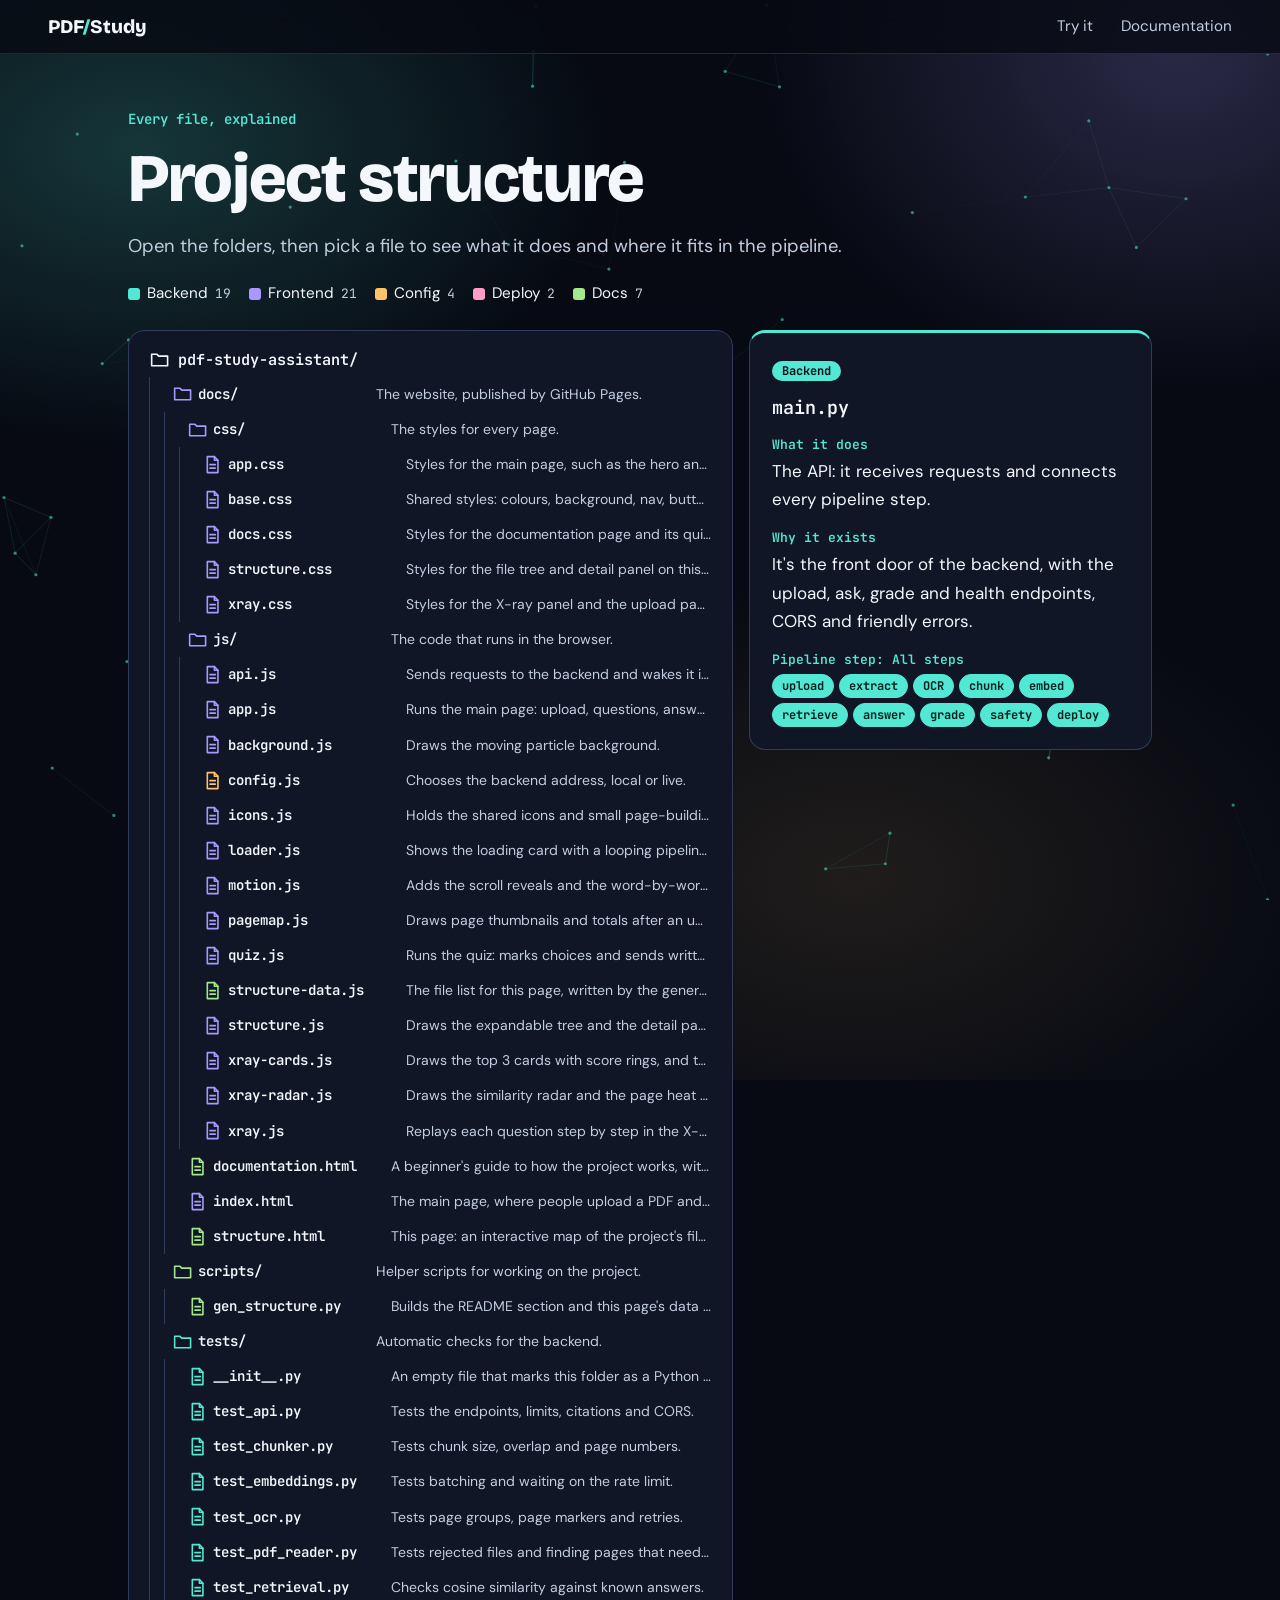
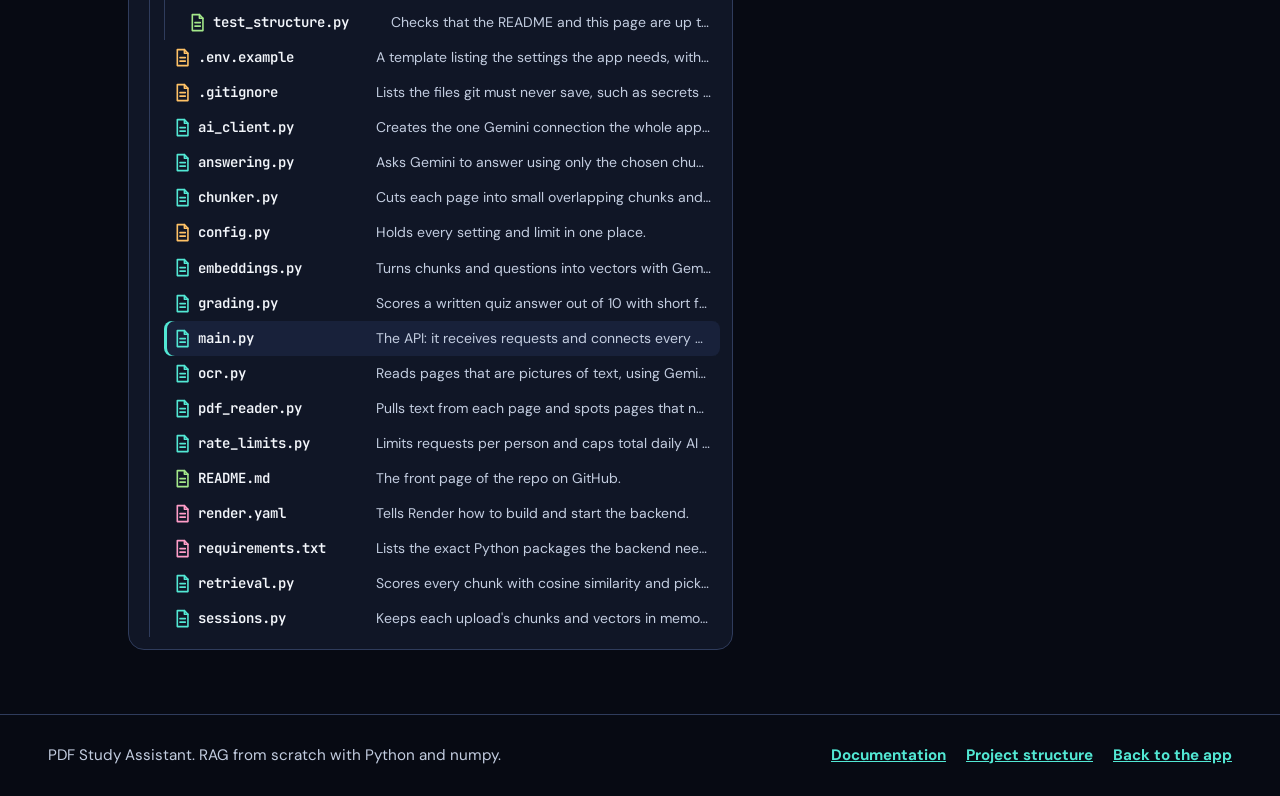
<file: docs/structure.html>
<!doctype html>
<html lang="en">
<head>
  <meta charset="utf-8">
  <meta name="viewport" content="width=device-width, initial-scale=1">
  <title>Project Structure | PDF Study Assistant</title>
  <meta name="description" content="An interactive map of every file in the project: what it does, why it exists, and which pipeline step it belongs to.">
  <link rel="icon" href="data:image/svg+xml,%3Csvg xmlns='http://www.w3.org/2000/svg' viewBox='0 0 32 32'%3E%3Crect width='32' height='32' rx='8' fill='%23070a13'/%3E%3Cpath d='M9 24 23 8' stroke='%2352e8d4' stroke-width='5' stroke-linecap='round'/%3E%3C/svg%3E">
  <script>document.documentElement.classList.add("js");</script>
  <link rel="preconnect" href="https://fonts.googleapis.com">
  <link rel="preconnect" href="https://fonts.gstatic.com" crossorigin>
  <link href="https://fonts.googleapis.com/css2?family=Bricolage+Grotesque:opsz,wght@12..96,600;12..96,800&family=DM+Sans:wght@400;500;700&family=JetBrains+Mono:wght@400;600&display=swap" rel="stylesheet">
  <link rel="stylesheet" href="css/base.css">
  <link rel="stylesheet" href="css/structure.css">
</head>
<body>
  <div class="bg-gradient" aria-hidden="true"></div>
  <canvas id="particles" aria-hidden="true"></canvas>

  <header class="nav">
    <a class="brand" href="index.html">PDF<span>/</span>Study</a>
    <nav aria-label="Main">
      <a href="index.html#assistant">Try it</a>
      <a href="documentation.html">Documentation</a>
    </nav>
  </header>

  <main class="structure">
    <header class="structure-hero">
      <p class="eyebrow">Every file, explained</p>
      <h1 data-words>Project structure</h1>
      <p class="lead reveal">Open the folders, then pick a file to see what it does and where it fits in the pipeline.</p>
      <ul class="legend-row reveal" id="legend" aria-label="Colour legend"></ul>
    </header>

    <div class="explorer reveal">
      <section class="tree-card" aria-label="File tree">
        <div id="tree"></div>
      </section>
      <aside class="detail" id="detail" aria-live="polite"></aside>
    </div>
  </main>

  <footer class="footer">
    <p>PDF Study Assistant. RAG from scratch with Python and numpy.</p>
    <span class="footer-links">
      <a href="documentation.html">Documentation</a>
      <a href="structure.html" aria-current="page">Project structure</a>
      <a href="index.html">Back to the app</a>
    </span>
  </footer>

  <script src="js/config.js"></script>
  <script src="js/background.js"></script>
  <script src="js/motion.js"></script>
  <script src="js/icons.js"></script>
  <script src="js/structure-data.js"></script>
  <script src="js/structure.js"></script>
</body>
</html>
</file>
<file: docs/css/base.css>
/* Shared by every page: colours, background, nav, footer, buttons, loader. */
:root {
  color-scheme: dark;
  --ink: #070a13;
  --panel: #101626;
  --panel-raised: #18213a;
  --line: #2f3c5c;
  --text: #f4f7fc;
  --muted: #c3cde0;
  --cyan: #52e8d4;
  --violet: #a899ff;
  --amber: #ffc266;
  --danger: #ff9d9d;
  --display: "Bricolage Grotesque", system-ui, sans-serif;
  --body: "DM Sans", system-ui, sans-serif;
  --mono: "JetBrains Mono", ui-monospace, monospace;
  --radius: 16px;
}

*, *::before, *::after { box-sizing: border-box; }

/* Any "display" rule would otherwise beat the hidden attribute. */
[hidden] { display: none !important; }

html { scroll-behavior: smooth; scroll-padding-top: 88px; }

body {
  margin: 0;
  background: var(--ink);
  color: var(--text);
  font: 400 1.0625rem/1.65 var(--body);
  overflow-x: hidden;
}

h1, h2, h3, h4 { margin: 0; font-family: var(--display); line-height: 1.1; }
p { margin: 0; }
a { color: var(--cyan); }

:focus-visible { outline: 2px solid var(--amber); outline-offset: 3px; }

.icon {
  width: 1.25em; height: 1.25em; flex: none;
  fill: none; stroke: currentColor; stroke-width: 1.8;
  stroke-linecap: round; stroke-linejoin: round;
}

.sr-only {
  position: absolute; width: 1px; height: 1px; overflow: hidden;
  clip-path: inset(50%); white-space: nowrap;
}

/* Animated background: slow colour fields, with particles on a canvas above. */
.bg-gradient {
  position: fixed; inset: -20%; z-index: -2;
  background:
    radial-gradient(38% 34% at 22% 26%, rgba(82, 232, 212, .20), transparent 70%),
    radial-gradient(34% 40% at 80% 18%, rgba(168, 153, 255, .22), transparent 70%),
    radial-gradient(40% 36% at 62% 84%, rgba(255, 194, 102, .10), transparent 70%);
  animation: drift 24s ease-in-out infinite alternate;
}

@keyframes drift {
  to { transform: translate3d(5%, -4%, 0) rotate(8deg) scale(1.1); }
}

#particles { position: fixed; inset: 0; z-index: -1; width: 100%; height: 100%; }

/* Nav */
.nav {
  position: sticky; top: 0; z-index: 10;
  display: flex; align-items: center; justify-content: space-between; gap: 16px;
  padding: 14px clamp(16px, 4vw, 48px);
  background: rgba(7, 10, 19, .78);
  backdrop-filter: blur(12px);
  border-bottom: 1px solid rgba(47, 60, 92, .6);
}

.brand {
  color: var(--text); font: 800 1.2rem var(--display); text-decoration: none;
  white-space: nowrap;
}
.brand span { color: var(--cyan); }

.nav nav { display: flex; gap: clamp(12px, 3vw, 28px); }
.nav nav a {
  position: relative; color: var(--muted); font-size: .95rem; text-decoration: none;
  transition: color .2s;
}
.nav nav a::after {
  content: ""; position: absolute; left: 0; right: 0; bottom: -4px; height: 2px;
  background: var(--cyan); transform: scaleX(0); transform-origin: left;
  transition: transform .25s;
}
.nav nav a:hover { color: var(--text); }
.nav nav a:hover::after { transform: scaleX(1); }

/* Buttons */
.button {
  display: inline-flex; align-items: center; justify-content: center;
  min-height: 46px; padding: 0 22px;
  border: 1px solid transparent; border-radius: 999px;
  font: 700 1rem var(--body); text-decoration: none; cursor: pointer;
  transition: transform .18s, box-shadow .18s, background .18s, border-color .18s;
}
.button:hover:not(:disabled) { transform: translateY(-2px); }
.button:active:not(:disabled) { transform: translateY(0) scale(.98); }
.button:disabled { opacity: .5; cursor: not-allowed; }

.button.primary { background: var(--cyan); color: #04211d; }
.button.primary:hover:not(:disabled) { box-shadow: 0 8px 28px rgba(82, 232, 212, .35); }

.button.ghost { background: transparent; border-color: var(--line); color: var(--text); }
.button.ghost:hover:not(:disabled) { border-color: var(--cyan); }

.button.small { min-height: 36px; padding: 0 14px; font-size: .875rem; }

/* The Question -> Answer strip, used in the hero and the loader. */
.flow {
  display: flex; flex-wrap: wrap; gap: 8px; margin: 0; padding: 0; list-style: none;
  font: 600 .8125rem var(--mono);
}
.flow li {
  display: inline-flex; align-items: center; gap: 6px;
  padding: 7px 12px; border: 1px solid var(--line); border-radius: 8px;
  background: var(--panel); color: var(--muted);
  animation: flow-pulse 5s infinite;
}
.flow li:nth-child(2) { animation-delay: 1s; }
.flow li:nth-child(3) { animation-delay: 2s; }
.flow li:nth-child(4) { animation-delay: 3s; }
.flow li:nth-child(5) { animation-delay: 4s; }

@keyframes flow-pulse {
  0%, 22%, 100% { border-color: var(--line); color: var(--muted); box-shadow: none; }
  6%, 16% {
    border-color: var(--cyan); color: var(--cyan);
    box-shadow: 0 0 18px rgba(82, 232, 212, .35);
  }
}

/* Loader: a floating card, so it never blocks reading the page. */
.loader {
  position: fixed; right: 20px; bottom: 20px; z-index: 30;
  width: min(380px, calc(100vw - 32px));
  padding: 16px 18px;
  background: var(--panel-raised);
  border: 1px solid var(--cyan); border-radius: var(--radius);
  box-shadow: 0 16px 48px rgba(0, 0, 0, .55);
  opacity: 0; transform: translateY(16px); pointer-events: none;
  transition: opacity .25s, transform .25s;
}
.loader.visible { opacity: 1; transform: none; pointer-events: auto; }
.loader-title { font-weight: 700; }
.loader-wake {
  display: flex; align-items: center; gap: 6px; margin-top: 6px;
  color: var(--amber); font-size: .875rem; font-weight: 700;
}
.loader-sample {
  display: flex; align-items: center; gap: 8px; margin-top: 10px; padding: 7px 10px;
  background: var(--ink); border-radius: 10px; color: var(--text); font-size: .875rem;
}
.sample-tag { margin-left: auto; color: var(--amber); font: 600 .6875rem var(--mono); }

/* A page with a beam passing over it, and chunks popping out. */
.doc-scan {
  position: relative; display: flex; align-items: center; gap: 4px; height: 52px;
  margin-top: 10px; padding-left: 52px; overflow: hidden;
}
.doc-scan-page { position: absolute; left: 0; top: 2px; width: 44px; height: 48px; color: var(--text); }
.doc-scan-beam {
  position: absolute; left: 0; width: 44px; height: 3px; background: var(--cyan);
  box-shadow: 0 0 10px 2px var(--cyan); animation: beam 1.6s ease-in-out infinite alternate;
}
@keyframes beam { from { top: 4px; } to { top: 46px; } }
.doc-scan-chunk {
  flex: 1; height: 16px; border-radius: 3px; background: var(--violet);
  animation: chunk-pop 2.4s ease-in-out infinite; animation-delay: calc(var(--i) * .15s);
}
@keyframes chunk-pop {
  0%, 100% { opacity: .15; transform: scale(.6); }
  40%, 60% { opacity: 1; transform: none; }
}

/* The pipeline diagram. --n is the number of stages and --i is each stage. */
.pipe { position: relative; margin-top: 12px; }
.pipe ol {
  display: grid; grid-template-columns: repeat(var(--n), 1fr);
  margin: 0; padding: 0; list-style: none;
}
.pipe::before {
  content: ""; position: absolute; top: 16px; height: 2px; background: var(--line);
  left: calc(50% / var(--n)); right: calc(50% / var(--n));
}
.pipe li {
  position: relative; display: grid; justify-items: center; gap: 3px;
  color: var(--text); font-size: .75rem;
}
.pipe-node {
  display: grid; place-items: center; width: 34px; height: 34px; border-radius: 50%;
  background: var(--panel); border: 2px solid var(--line); color: var(--muted);
  animation: pipe-lit calc(var(--n) * 1s) infinite;
  animation-delay: calc(var(--i) * 1s);
}
@keyframes pipe-lit {
  0%, 30%, 100% { background: var(--panel); border-color: var(--line); color: var(--muted); box-shadow: none; }
  6%, 22% {
    background: var(--cyan); border-color: var(--cyan); color: #04211d;
    box-shadow: 0 0 16px rgba(82, 232, 212, .6);
  }
}
.pipe-packet {
  position: absolute; top: 11px; left: calc(50% / var(--n));
  width: 12px; height: 12px; margin-left: -6px;
  border-radius: 50%; background: #fff; box-shadow: 0 0 12px 3px var(--cyan);
  animation: pipe-move calc(var(--n) * 1s) linear infinite;
}
@keyframes pipe-move {
  from { left: calc(50% / var(--n)); }
  to { left: calc(100% - 50% / var(--n)); }
}

/* Scroll reveals. Only hidden if JavaScript is on, so nothing can get stuck. */
.js .reveal {
  opacity: 0; transform: translateY(26px);
  transition: opacity .7s ease, transform .7s cubic-bezier(.2, .7, .2, 1);
}
.js .reveal.in-view { opacity: 1; transform: none; }

/* Footer */
.footer {
  display: flex; flex-wrap: wrap; align-items: center; justify-content: space-between;
  gap: 12px; margin-top: 64px; padding: 28px clamp(16px, 4vw, 48px);
  border-top: 1px solid var(--line); color: var(--muted); font-size: .95rem;
}
.footer a { font-weight: 700; }
.footer-links { display: flex; flex-wrap: wrap; gap: 8px 20px; }

@media (max-width: 560px) {
  .nav nav a.hide-small { display: none; }
}

/* Respect people who ask their device for less motion. */
@media (prefers-reduced-motion: reduce) {
  html { scroll-behavior: auto; }
  *, *::before, *::after {
    animation: none !important;
    transition-duration: .01ms !important;
  }
  .js .reveal { opacity: 1; transform: none; }
  .pipe-packet { display: none; }
}
</file>
<file: docs/css/app.css>
/* Styles for the main page only. */
main { padding: 0 clamp(16px, 4vw, 48px); }

/* Hero */
.hero {
  display: flex; flex-direction: column; justify-content: center; gap: 22px;
  max-width: 1120px; min-height: calc(100svh - 75px); margin: 0 auto;
  padding: 48px 0;
}

.eyebrow { color: var(--cyan); font: 600 .875rem var(--mono); }

.hero-title {
  max-width: 13ch;
  font-size: clamp(3rem, 10vw, 7rem); font-weight: 800; letter-spacing: -.02em;
  line-height: .98;
}
.hero-title em {
  font-style: normal;
  background: linear-gradient(100deg, var(--cyan), var(--violet), var(--amber), var(--cyan));
  background-size: 300% 100%;
  -webkit-background-clip: text; background-clip: text; color: transparent;
  animation: shimmer 9s linear infinite;
}
@keyframes shimmer { to { background-position: -300% 0; } }

/* The hero title's words rise in one by one. See motion.js. */
.word { display: inline-block; }
.js .word { animation: word-rise .75s cubic-bezier(.2, .7, .2, 1) backwards; }
@keyframes word-rise { from { opacity: 0; transform: translateY(.45em); } }

.hero-text { max-width: 56ch; color: var(--muted); font-size: 1.2rem; }
.hero-actions { display: flex; flex-wrap: wrap; gap: 12px; }

/* Features */
.features, .assistant { max-width: 1120px; margin: 0 auto; padding: 64px 0 0; }

.section-title { margin-bottom: 28px; font-size: clamp(2rem, 5vw, 3rem); font-weight: 800; }

.feature-grid { display: grid; grid-template-columns: repeat(3, 1fr); gap: 16px; }

.feature {
  padding: 24px; background: var(--panel);
  border: 1px solid var(--line); border-radius: var(--radius);
  transition: opacity .7s ease, transform .35s, border-color .2s;
}
.feature:nth-child(2) { transition-delay: .1s; }
.feature:nth-child(3) { transition-delay: .2s; }
.feature:hover { border-color: var(--cyan); transform: translateY(-5px); transition-delay: 0s; }
.feature-tag { color: var(--amber); font: 600 .875rem var(--mono); }
.feature h3 { margin: 10px 0 8px; font-size: 1.5rem; }
.feature p { color: var(--muted); }

/* Workspace */
.workspace {
  display: grid; grid-template-columns: minmax(0, 1fr) minmax(0, 1fr);
  gap: 16px; align-items: start;
}
.column { display: grid; gap: 16px; min-width: 0; }

.card {
  min-width: 0; padding: 22px; background: var(--panel);
  border: 1px solid var(--line); border-radius: var(--radius);
}
.card h3 { margin-bottom: 14px; font-size: 1.25rem; }

.dropzone {
  display: grid; gap: 4px; padding: 28px 18px; text-align: center; cursor: pointer;
  border: 2px dashed var(--line); border-radius: 12px;
  transition: border-color .2s, background .2s, transform .2s;
}
.dropzone:hover, .dropzone.dragging {
  border-color: var(--cyan); background: rgba(82, 232, 212, .07);
}
.dropzone.dragging { transform: scale(1.015); }
.dropzone.ready { border-style: solid; border-color: var(--cyan); }
.dropzone:focus-within { outline: 2px solid var(--amber); outline-offset: 3px; }
.dropzone input { position: absolute; opacity: 0; width: 1px; height: 1px; }
.dropzone strong { overflow-wrap: anywhere; }
.dropzone span { color: var(--muted); font-size: .9rem; }

.status { margin-top: 10px; font-size: .95rem; }
.status:empty { display: none; }
.status.error, .message.error { color: var(--danger); }
.status.working {
  position: relative; overflow: hidden; padding: 10px 12px 12px; font-weight: 700;
  background: rgba(82, 232, 212, .1);
  border: 1px solid var(--cyan); border-radius: 10px; overflow-wrap: anywhere;
}
/* A moving stripe shows that work is happening. It isn't a percentage. */
.status.working::after {
  content: ""; position: absolute; left: 0; bottom: 0; width: 35%; height: 3px;
  background: var(--cyan); animation: status-slide 1.4s ease-in-out infinite alternate;
}
@keyframes status-slide { to { left: 65%; } }
.status.error {
  padding: 10px 12px; font-weight: 700; overflow-wrap: anywhere;
  background: rgba(255, 157, 157, .1);
  border: 1px solid var(--danger); border-radius: 10px;
  animation: message-in .3s ease backwards;
}

/* Chat */
.chat {
  position: relative; /* lets app.js measure a message's place in the chat */
  display: grid; gap: 12px; max-height: 520px; margin-bottom: 14px;
  overflow-y: auto;
}
.chat-empty { color: var(--muted); }

.message {
  padding: 12px 14px; border-radius: 12px; overflow-wrap: anywhere;
  animation: message-in .35s ease backwards;
}
@keyframes message-in { from { opacity: 0; transform: translateY(10px); } }

.message.user { justify-self: end; max-width: 90%; background: var(--panel-raised); }
.message.bot { border: 1px solid var(--line); }
.message.bot p { white-space: pre-wrap; }
.message.not-found { border-color: var(--amber); }
.message.not-found p { color: var(--amber); font-weight: 700; }

.sources { margin-top: 10px; }
.sources summary { color: var(--cyan); font-size: .95rem; font-weight: 700; cursor: pointer; }
.source {
  margin-top: 8px; padding: 10px 12px; background: var(--panel-raised);
  border-left: 3px solid var(--amber); border-radius: 6px;
  color: var(--muted); font-size: .9rem; line-height: 1.5;
}
.source-meta {
  display: block; margin-bottom: 4px;
  color: var(--amber); font: 600 .75rem var(--mono);
}

textarea {
  display: block; width: 100%; padding: 12px;
  background: var(--ink); color: var(--text);
  border: 1px solid var(--line); border-radius: 10px;
  font: 400 1rem/1.5 var(--body); resize: vertical;
  transition: border-color .2s;
}
textarea:focus { outline: none; border-color: var(--cyan); }
textarea::placeholder { color: var(--muted); }
textarea:disabled { opacity: .6; cursor: not-allowed; }

.ask-row {
  display: flex; align-items: center; justify-content: space-between; margin-top: 10px;
}
.counter { color: var(--muted); font: 400 .8125rem var(--mono); }

@media (max-width: 900px) {
  .feature-grid, .workspace { grid-template-columns: minmax(0, 1fr); }
  .feature, .feature:nth-child(2), .feature:nth-child(3) { transition-delay: 0s; }
  .hero { min-height: auto; padding: 56px 0 24px; }
}
</file>
<file: docs/css/xray.css>
/* The RAG X-ray panel and the page map shown after an upload. */
.xray { position: sticky; top: 84px; max-height: calc(100vh - 100px); overflow-y: auto; }
.xray-head {
  display: flex; align-items: center; justify-content: space-between; gap: 12px;
  margin-bottom: 12px;
}
.xray-head h3 { margin: 0; }
.xray-empty { margin-top: 12px; color: var(--muted); text-align: center; }

/* The rail: five stages with a packet of light travelling between them. */
.rail {
  --at: 0;
  position: sticky; top: -22px; z-index: 2;
  margin: 0 -22px; padding: 10px 22px 12px;
  background: var(--panel); border-bottom: 1px solid var(--line);
}
.rail ol {
  position: relative; display: grid; grid-template-columns: repeat(5, 1fr);
  margin: 0; padding: 0; list-style: none;
}
/* The track, and the part of it that has been travelled. */
.rail ol::before, .rail ol::after {
  content: ""; position: absolute; top: 19px; left: 10%; height: 2px;
}
.rail ol::before { right: 10%; background: var(--line); }
.rail ol::after {
  width: calc(var(--at) * 20%); background: var(--cyan);
  box-shadow: 0 0 8px var(--cyan); transition: width .6s ease;
}
.rail li {
  position: relative; z-index: 1; display: grid; justify-items: center; gap: 4px;
  color: var(--muted); font-size: .8125rem; font-weight: 500;
  transition: color .3s;
}
.rail-node {
  display: grid; place-items: center; width: 40px; height: 40px;
  background: var(--panel-raised); border: 2px solid var(--line); border-radius: 50%;
  transition: border-color .3s, background .3s, color .3s, box-shadow .3s, transform .3s;
}
.rail li.done, .rail li.active { color: var(--text); }
.rail li.done .rail-node { border-color: var(--cyan); color: var(--cyan); }
.rail li.active .rail-node {
  background: var(--cyan); border-color: var(--cyan); color: #04211d;
  box-shadow: 0 0 18px rgba(82, 232, 212, .6); transform: scale(1.12);
}
.rail-packet {
  /* 22px is the rail's side padding, and 6px is half the packet. */
  position: absolute; z-index: 2; top: 24px;
  left: calc(22px + (100% - 44px) * (.1 + var(--at) * .2) - 6px);
  width: 12px; height: 12px; border-radius: 50%; background: #fff;
  box-shadow: 0 0 14px 3px var(--cyan); opacity: 0;
  transition: left .6s ease, opacity .3s;
}
.rail.running .rail-packet { opacity: 1; }
.rail.finished .rail-packet { opacity: 0; }

/* Stages appear one at a time, so nothing is ever faded and hard to read. */
.xray-stage { padding-top: 16px; animation: stage-in .45s ease backwards; }
@keyframes stage-in { from { opacity: 0; transform: translateY(12px); } }
.xray-stage h4 { margin-bottom: 8px; font: 600 .8125rem var(--mono); color: var(--cyan); }

.xray-question {
  padding: 10px 14px; overflow-wrap: anywhere;
  background: var(--panel-raised); border-radius: 12px 12px 12px 2px;
  font-size: 1.05rem; font-weight: 500;
}
.xray-question:empty::before { content: "\200b"; }

/* Vector: a bar for each real number, around a zero line. */
.vector-bars {
  position: relative; display: flex; gap: 2px; height: 84px;
}
.vector-bars::before {
  content: ""; position: absolute; left: 0; right: 0; top: 50%; height: 1px; background: var(--line);
}
.vector-bars span { position: relative; flex: 1; min-width: 0; }
.vector-bars i {
  position: absolute; left: 0; right: 0; bottom: 50%; height: calc(var(--size) / 2);
  border-radius: 2px 2px 0 0; background: var(--cyan);
  transform: scaleY(0); transform-origin: bottom;
  transition: transform .45s cubic-bezier(.2, .7, .2, 1);
  transition-delay: calc(var(--i) * 22ms);
}
.vector-bars .negative i {
  top: 50%; bottom: auto; border-radius: 0 0 2px 2px;
  background: var(--violet); transform-origin: top;
}
.vector-bars.shown i { transform: none; }
.vector-size { margin-top: 8px; color: var(--muted); font: 400 .8125rem var(--mono); }
.vector-size strong { color: var(--cyan); font-size: 1.1rem; }

/* Radar: the real similarity scores as distance from the question. */
.radar { display: block; width: 100%; max-width: 320px; margin: 0 auto; overflow: visible; }
.radar-ring { fill: none; stroke: var(--line); stroke-dasharray: 3 5; }
.radar-sweep {
  fill: var(--cyan); opacity: .16;
  transform-origin: 160px 160px; animation: radar-spin 1.3s linear 2 forwards;
}
@keyframes radar-spin { to { transform: rotate(360deg); opacity: 0; } }
.radar-dot {
  fill: var(--violet); transition: transform .9s cubic-bezier(.2, .7, .2, 1);
}
.radar-dot.top { fill: var(--amber); filter: drop-shadow(0 0 5px var(--amber)); }
.radar-rank {
  fill: #2b1a00; font: 700 10px var(--mono); opacity: 0;
  transition: opacity .3s 1.2s; pointer-events: none;
}
.settled .radar-rank { opacity: 1; }
.radar-link {
  stroke: var(--amber); stroke-width: 1.5;
  stroke-dasharray: 1; stroke-dashoffset: 1;
  transition: stroke-dashoffset .5s ease 1.1s;
}
.settled .radar-link { stroke-dashoffset: 0; }
.radar-core circle { fill: var(--cyan); }
.radar-core use { fill: none; stroke: #04211d; stroke-width: 1.8; stroke-linecap: round; stroke-linejoin: round; }

.legend {
  display: flex; flex-wrap: wrap; justify-content: center; gap: 4px 14px; margin-top: 6px;
  color: var(--muted); font-size: .8125rem;
}
.legend span { display: inline-flex; align-items: center; gap: 5px; }
.legend i { width: 10px; height: 10px; border-radius: 50%; background: var(--violet); }
.legend .top i { background: var(--amber); }

/* Heat map: the same scores, laid out by page. */
.heat-title { margin-top: 12px; color: var(--muted); font-size: .8125rem; text-align: center; }
.heat { display: flex; flex-wrap: wrap; justify-content: center; gap: 8px; margin-top: 6px; }
.heat-page { display: grid; justify-items: center; gap: 3px; }
.heat-cells {
  display: grid; grid-template-columns: repeat(3, 10px); gap: 2px; padding: 4px;
  background: var(--panel-raised); border-radius: 4px;
}
.heat-cell {
  width: 10px; height: 10px; border-radius: 2px;
  background: rgba(168, 153, 255, calc(.15 + var(--heat) * .85));
  animation: cell-in .35s ease backwards; animation-delay: calc(var(--i) * 15ms);
}
.heat-cell.top { background: var(--amber); box-shadow: 0 0 6px var(--amber); }
@keyframes cell-in { from { opacity: 0; transform: scale(.2); } }
.heat-label { color: var(--muted); font: 400 .75rem var(--mono); }

/* Top 3 cards. */
.top-list { display: grid; gap: 8px; }
.top-chunk {
  display: flex; gap: 12px; padding: 10px 12px;
  background: var(--panel-raised); border-left: 3px solid var(--amber); border-radius: 8px;
  animation: stage-in .4s ease backwards; animation-delay: calc(var(--i) * 140ms);
}
.top-side { display: flex; align-items: center; gap: 6px; flex: none; }
.top-rank {
  display: grid; place-items: center; width: 24px; height: 24px; border-radius: 50%;
  background: var(--amber); color: #2b1a00; font: 700 .8125rem var(--mono);
}
.ring { position: relative; width: 44px; height: 44px; }
.ring svg { width: 100%; height: 100%; transform: rotate(-90deg); }
.ring circle { fill: none; stroke-width: 3.5; }
.ring-track { stroke: var(--line); }
.ring-fill { stroke: var(--amber); stroke-linecap: round; transition: stroke-dashoffset .8s ease .2s; }
.ring span {
  position: absolute; inset: 0; display: grid; place-items: center;
  font: 600 .75rem var(--mono); color: var(--text);
}
.top-body { min-width: 0; }
.top-text {
  display: -webkit-box; -webkit-box-orient: vertical; -webkit-line-clamp: 2; line-clamp: 2;
  overflow: hidden; margin-top: 3px; font-size: .875rem; line-height: 1.4; overflow-wrap: anywhere;
}

.page-chip {
  display: inline-flex; align-items: center; gap: 3px; padding: 1px 7px 1px 4px;
  background: rgba(255, 194, 102, .14); border-radius: 999px;
  color: var(--amber); font: 600 .75rem var(--mono);
}

/* Answer: three chunks flow into the AI, and out comes the answer. */
.funnel { display: block; width: 100%; max-width: 240px; height: 44px; margin: 0 auto 6px; }
.funnel path {
  fill: none; stroke: var(--amber); stroke-width: 2; stroke-dasharray: 1; stroke-dashoffset: 1;
  animation: draw-line .6s ease forwards;
}
.funnel path:nth-child(2) { animation-delay: .12s; }
.funnel path:nth-child(3) { animation-delay: .24s; }
@keyframes draw-line { to { stroke-dashoffset: 0; } }

.answer-box { display: flex; align-items: flex-start; gap: 12px; }
.stamp {
  display: grid; place-items: center; flex: none; width: 46px; height: 46px; border-radius: 50%;
  background: var(--cyan); color: #04211d; font-size: 1.3rem;
  animation: stamp-in .45s cubic-bezier(.2, 1.6, .4, 1) backwards;
}
.stamp.missing { background: var(--amber); color: #2b1a00; }
@keyframes stamp-in { from { opacity: 0; transform: scale(2.2) rotate(-14deg); } }
.xray-answer { white-space: pre-wrap; overflow-wrap: anywhere; font-weight: 500; }
.stamp.missing + div .xray-answer { color: var(--amber); font-weight: 700; }
.answer-pages { display: flex; flex-wrap: wrap; gap: 4px; margin-top: 6px; }

/* The page map under the upload box. */
.page-map:empty { display: none; }
.page-map { margin-top: 14px; }
.stats { display: flex; gap: 8px; }
.stat {
  flex: 1; display: grid; justify-items: center; padding: 8px 4px;
  background: var(--panel-raised); border-radius: 10px; color: var(--cyan);
  animation: stage-in .4s ease backwards;
}
.stat strong { color: var(--text); font: 800 1.5rem/1.2 var(--display); }
.stat span { color: var(--muted); font-size: .8125rem; }

.thumbs { display: flex; flex-wrap: wrap; gap: 8px; margin-top: 10px; }
.thumb {
  display: grid; justify-items: center; gap: 2px;
  animation: thumb-in .35s cubic-bezier(.2, 1.3, .4, 1) backwards;
  animation-delay: calc(var(--i) * 45ms);
}
@keyframes thumb-in { from { opacity: 0; transform: translateY(10px) scale(.8); } }
.thumb-sheet {
  position: relative; display: flex; flex-direction: column; gap: 3px;
  width: 36px; height: 48px; padding: 6px 5px;
  background: var(--text); border-radius: 3px;
  transition: transform .15s;
}
.thumb:hover .thumb-sheet { transform: translateY(-3px); }
.thumb-line { height: 3px; border-radius: 1px; background: #33415f; }
.thumb-line:nth-child(even) { width: 72%; }
.thumb-badge {
  position: absolute; right: -6px; bottom: -6px; display: grid; place-items: center;
  width: 20px; height: 20px; border-radius: 50%;
  background: var(--cyan); color: #04211d; font-size: .7rem;
}
.thumb.unread .thumb-sheet { background: var(--panel-raised); color: var(--danger); align-items: center; justify-content: center; }
.thumb-number { color: var(--muted); font: 400 .75rem var(--mono); }

/* Citations in the chat: page chips with a small score meter. */
.source-chips { display: inline-flex; flex-wrap: wrap; gap: 6px; vertical-align: middle; }
.source-chip { display: inline-grid; gap: 3px; }
.meter { display: block; height: 3px; background: var(--line); border-radius: 2px; overflow: hidden; }
.meter i { display: block; height: 100%; background: var(--amber); }

@media (max-width: 900px) {
  /* A stacked X-ray scrolls with the page instead of inside its own box. */
  .xray { position: static; max-height: none; overflow: visible; }
  .rail { top: 53px; }
}

/* With animation off, show each picture in its finished state. */
@media (prefers-reduced-motion: reduce) {
  .radar-sweep, .rail-packet { display: none; }
  .funnel path { stroke-dashoffset: 0; }
}
</file>
<file: docs/css/docs.css>
/* Styles for the documentation page and its quiz. */
.docs {
  display: grid; grid-template-columns: 240px minmax(0, 1fr); gap: 56px;
  max-width: 1120px; margin: 0 auto; padding: 0 clamp(16px, 4vw, 48px);
}

/* Table of contents */
.toc { position: sticky; top: 88px; align-self: start; padding-top: 56px; }
.toc-title { margin-bottom: 10px; color: var(--cyan); font: 600 .8125rem var(--mono); }
.toc ol { margin: 0; padding: 0; list-style: none; }
.toc a {
  display: block; padding: 5px 0 5px 12px;
  border-left: 2px solid var(--line);
  color: var(--muted); font-size: .95rem; text-decoration: none;
  transition: color .2s, border-color .2s, padding-left .2s;
}
.toc a:hover { padding-left: 16px; border-color: var(--cyan); color: var(--text); }

/* Reading column */
.prose { min-width: 0; max-width: 720px; }

.docs-hero { padding: 56px 0 24px; }
.docs-hero .eyebrow { margin-bottom: 14px; color: var(--cyan); font: 600 .875rem var(--mono); }
.docs-hero h1 { font-size: clamp(2.5rem, 7vw, 4.25rem); font-weight: 800; letter-spacing: -.02em; }
.lead { margin-top: 16px; color: var(--muted); font-size: 1.2rem; }

.word { display: inline-block; }
.js .word { animation: word-rise .75s cubic-bezier(.2, .7, .2, 1) backwards; }
@keyframes word-rise { from { opacity: 0; transform: translateY(.45em); } }

.prose section { padding-top: 48px; }
.prose h2 { margin-bottom: 16px; font-size: clamp(1.75rem, 4vw, 2.25rem); font-weight: 800; }
.prose h3 { margin: 22px 0 8px; font-size: 1.2rem; }
.prose section > p { margin-bottom: 12px; }
.prose ul, .prose ol { margin: 0 0 12px; padding-left: 22px; }
.prose li { margin-bottom: 6px; }
.prose li::marker { color: var(--cyan); }

code { font: 400 .9em var(--mono); color: var(--amber); overflow-wrap: anywhere; }
pre {
  margin: 0 0 12px; padding: 14px 16px; overflow-x: auto;
  background: var(--panel); border: 1px solid var(--line); border-radius: 10px;
}

.example {
  margin-top: 20px; padding: 16px 18px;
  background: var(--panel); border-left: 3px solid var(--amber);
  border-radius: 0 12px 12px 0;
  transition: transform .2s;
}
.example:hover { transform: translateX(4px); }
.example strong {
  display: block; margin-bottom: 4px; color: var(--amber); font: 600 .8125rem var(--mono);
}

/* Diagrams */
.overlap-demo {
  display: flex; margin: 16px 0; overflow: hidden; border-radius: 10px;
  font: 600 .8125rem var(--mono); text-align: center;
}
.seg { padding: 12px 4px; }
.seg.one { flex: 4; background: rgba(82, 232, 212, .22); color: var(--cyan); }
.seg.both { flex: 1.6; background: rgba(255, 194, 102, .28); color: var(--amber); }
.seg.two { flex: 4; background: rgba(168, 153, 255, .24); color: var(--violet); }

.angles { display: block; width: 100%; max-width: 460px; margin: 12px 0 16px; }
.arrow-a { stroke: var(--cyan); }
.arrow-b { stroke: var(--amber); }
.angle-text { fill: var(--muted); font: 400 12px var(--mono); }

/* Table */
.table-wrap { margin-bottom: 16px; overflow-x: auto; }
table { width: 100%; min-width: 520px; border-collapse: collapse; font-size: .95rem; }
th, td { padding: 10px 12px; border-bottom: 1px solid var(--line); text-align: left; vertical-align: top; }
th { color: var(--cyan); font: 600 .8125rem var(--mono); }
td:first-child { font-weight: 700; }

/* Quiz */
.quiz-section { padding-top: 64px; }
.quiz-progress { margin-top: 16px; color: var(--cyan); font: 600 .875rem var(--mono); }
.quiz-bar { height: 6px; margin: 6px 0 20px; background: var(--panel-raised); border-radius: 3px; overflow: hidden; }
.quiz-bar span { display: block; height: 100%; width: 0; background: var(--cyan); transition: width .4s; }

.question {
  margin-bottom: 14px; padding: 20px;
  background: var(--panel); border: 1px solid var(--line); border-radius: var(--radius);
  transition: border-color .3s;
}
.question.done { border-color: var(--cyan); }
.question-number { color: var(--amber); font: 600 .75rem var(--mono); }
.question-text { margin: 4px 0 12px; font-weight: 700; }

.options { display: grid; gap: 8px; }
.option {
  width: 100%; min-height: 46px; padding: 10px 14px; text-align: left;
  background: var(--panel-raised); color: var(--text);
  border: 1px solid var(--line); border-radius: 10px;
  font: 400 1rem var(--body); cursor: pointer;
  transition: border-color .15s, transform .15s;
}
.option:hover:not(:disabled) { border-color: var(--cyan); transform: translateX(3px); }
.option:disabled { cursor: default; }
.option.correct { border-color: var(--cyan); color: var(--cyan); font-weight: 700; }
.option.wrong { border-color: var(--danger); color: var(--danger); }

.question textarea {
  display: block; width: 100%; padding: 12px;
  background: var(--ink); color: var(--text);
  border: 1px solid var(--line); border-radius: 10px;
  font: 400 1rem/1.5 var(--body); resize: vertical;
}
.question textarea:focus { outline: none; border-color: var(--cyan); }
.question-actions {
  display: flex; align-items: center; justify-content: space-between; gap: 12px; margin-top: 10px;
}
.counter { color: var(--muted); font: 400 .8125rem var(--mono); }

.feedback { margin-top: 12px; }
.feedback:empty { display: none; }
.feedback.error { color: var(--danger); }
.feedback strong { color: var(--cyan); }

.quiz-result {
  margin-top: 24px; padding: 28px; text-align: center;
  background: var(--panel-raised); border: 1px solid var(--cyan); border-radius: var(--radius);
}
.quiz-result-label { color: var(--muted); }
.quiz-score { margin: 4px 0 8px; font: 800 clamp(2.5rem, 9vw, 4rem) var(--display); color: var(--cyan); }
.quiz-result .button { margin-top: 16px; }

@media (max-width: 900px) {
  .docs { grid-template-columns: minmax(0, 1fr); gap: 0; }
  .toc { display: none; }
}
</file>
<file: docs/css/structure.css>
/* Styles for the project structure page. --c is each item's category colour. */
.structure { max-width: 1120px; margin: 0 auto; padding: 0 clamp(16px, 4vw, 48px); }

.structure-hero { padding: 56px 0 24px; }
.structure-hero .eyebrow { margin-bottom: 14px; color: var(--cyan); font: 600 .875rem var(--mono); }
.structure-hero h1 { font-size: clamp(2.5rem, 7vw, 4.25rem); font-weight: 800; letter-spacing: -.02em; }
.lead { max-width: 60ch; margin-top: 14px; color: var(--muted); font-size: 1.15rem; }

.word { display: inline-block; }
.js .word { animation: word-rise .75s cubic-bezier(.2, .7, .2, 1) backwards; }
@keyframes word-rise { from { opacity: 0; transform: translateY(.45em); } }

.legend-row {
  display: flex; flex-wrap: wrap; gap: 8px 18px; margin: 20px 0 0; padding: 0; list-style: none;
  font-size: .95rem;
}
.legend-row li { display: inline-flex; align-items: center; gap: 7px; }
.legend-row i { width: 12px; height: 12px; border-radius: 3px; background: var(--c); }
.legend-row span { color: var(--muted); font: 400 .8125rem var(--mono); }

/* Tree and detail panel, side by side. */
.explorer {
  display: grid; grid-template-columns: minmax(0, 1.5fr) minmax(0, 1fr);
  gap: 16px; align-items: start;
}
.tree-card, .detail {
  min-width: 0; background: var(--panel);
  border: 1px solid var(--line); border-radius: var(--radius);
}
.tree-card { padding: 12px; }

.tree-list { margin: 0; padding: 0 0 0 14px; list-style: none; border-left: 1px solid var(--line); }
#tree > details > .tree-list { margin-left: 8px; }

.tree-row {
  display: grid; grid-template-columns: 18px 170px minmax(0, 1fr);
  align-items: baseline; gap: 8px; width: 100%; padding: 6px 8px;
  background: transparent; border: 0; border-radius: 8px;
  color: var(--text); font: inherit; text-align: left; cursor: pointer;
  transition: background .15s, transform .15s;
}
.tree-row:hover { background: var(--panel-raised); transform: translateX(3px); }
.tree-row.selected { background: var(--panel-raised); box-shadow: inset 3px 0 0 var(--c); }
.tree-row .icon { align-self: center; color: var(--c); }
.tree-name { font: 600 .875rem var(--mono); overflow-wrap: anywhere; }
.tree-role {
  overflow: hidden; color: var(--muted); font-size: .875rem;
  white-space: nowrap; text-overflow: ellipsis;
}

details > summary { list-style: none; }
details > summary::-webkit-details-marker { display: none; }
.tree-root { display: flex; gap: 8px; padding: 6px 8px; cursor: pointer; }
.tree-root .tree-name { font-size: .95rem; }

/* Detail panel. */
.detail {
  position: sticky; top: 84px; padding: 22px;
  border-top: 3px solid var(--c);
}
.detail-body { animation: detail-in .3s ease backwards; }
@keyframes detail-in { from { opacity: 0; transform: translateY(8px); } }
.detail-badge {
  display: inline-block; padding: 2px 10px; border-radius: 999px;
  background: var(--c); color: #0a0e18; font: 700 .75rem var(--mono);
}
.detail h2 { margin-top: 12px; font: 600 1.15rem var(--mono); overflow-wrap: anywhere; }
.detail h3 { margin: 16px 0 4px; color: var(--cyan); font: 600 .8125rem var(--mono); }

.step-grid { display: flex; flex-wrap: wrap; gap: 5px; margin: 6px 0 0; padding: 0; list-style: none; }
.step-grid li {
  padding: 3px 9px; border: 1px solid var(--line); border-radius: 999px;
  color: var(--muted); font: 400 .75rem var(--mono);
}
.step-grid li.on {
  background: var(--cyan); border-color: var(--cyan); color: #04211d; font-weight: 700;
}

@media (max-width: 900px) {
  .explorer { grid-template-columns: minmax(0, 1fr); }
  .detail { position: static; scroll-margin-top: 72px; }
  /* On a phone, the role sits under the name so nothing is cut off. */
  .tree-row { grid-template-columns: 18px minmax(0, 1fr); }
  .tree-role { grid-column: 2; white-space: normal; }
}
</file>
